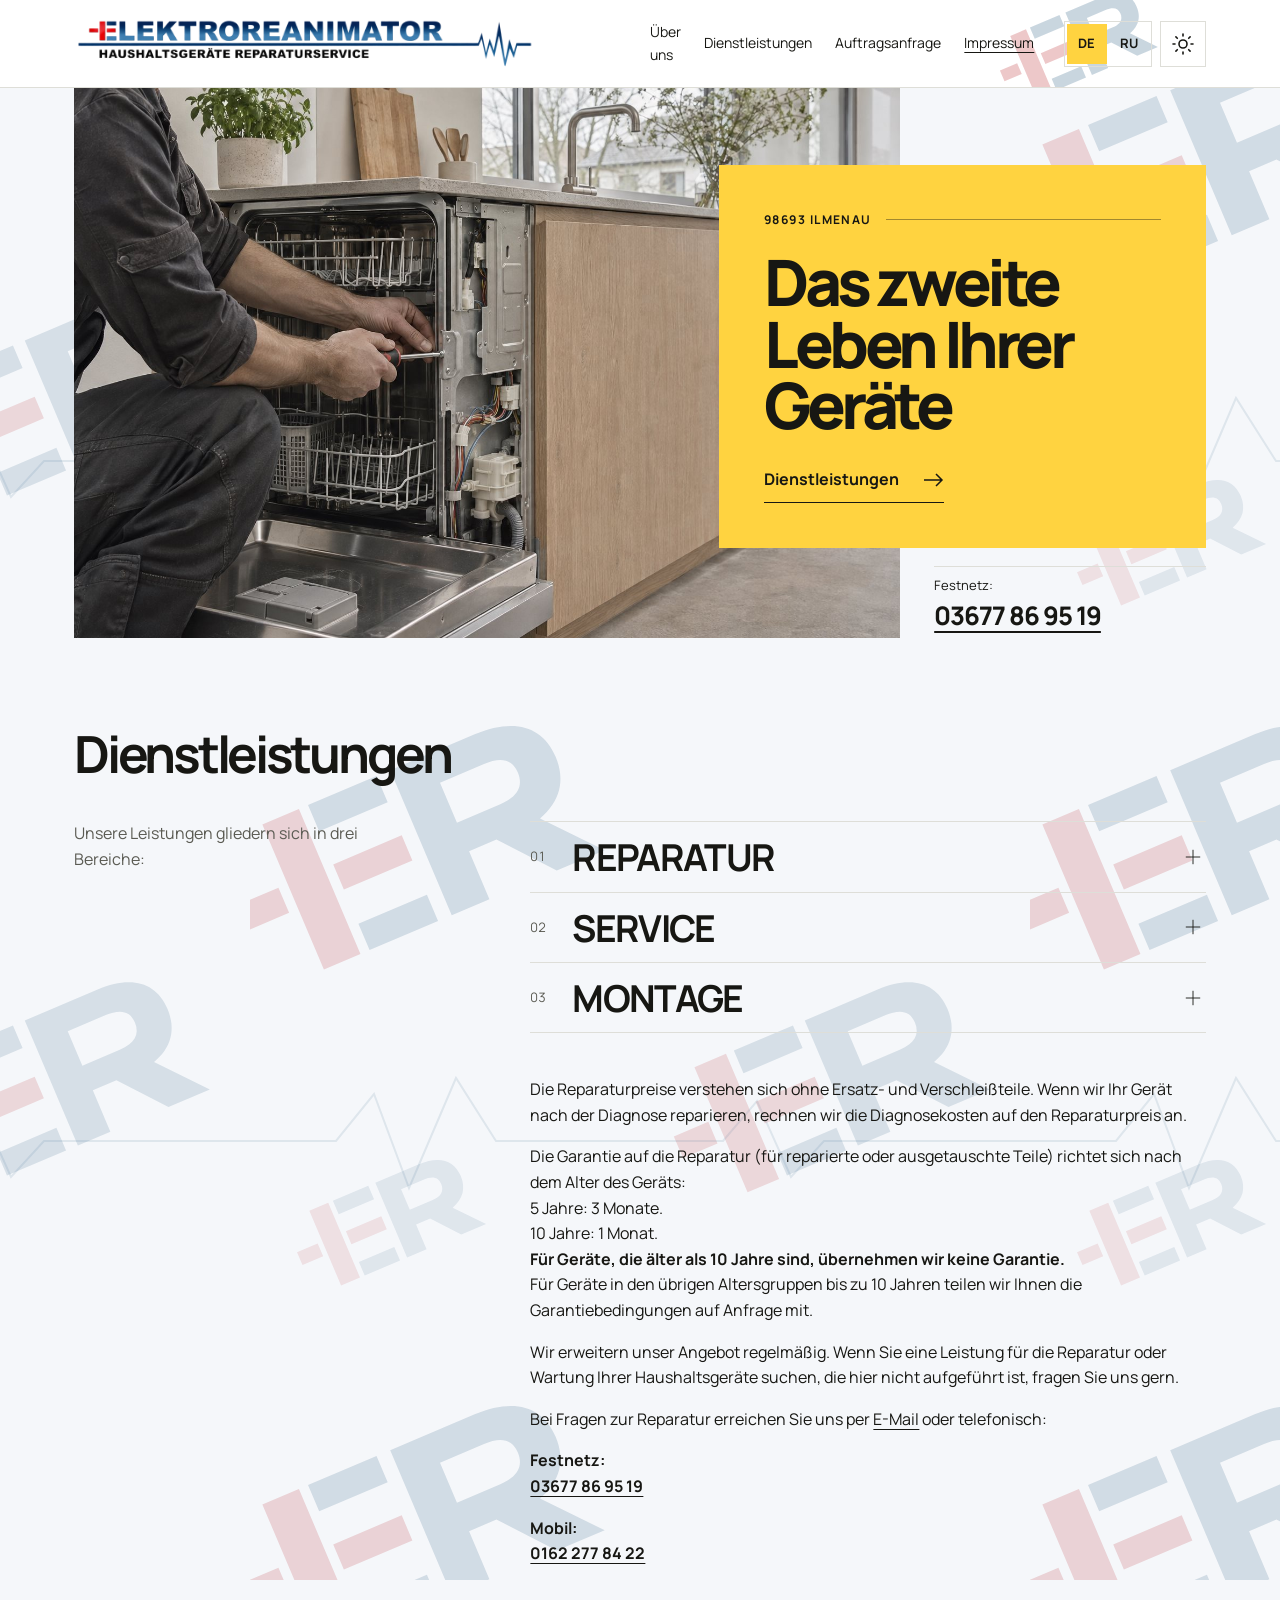
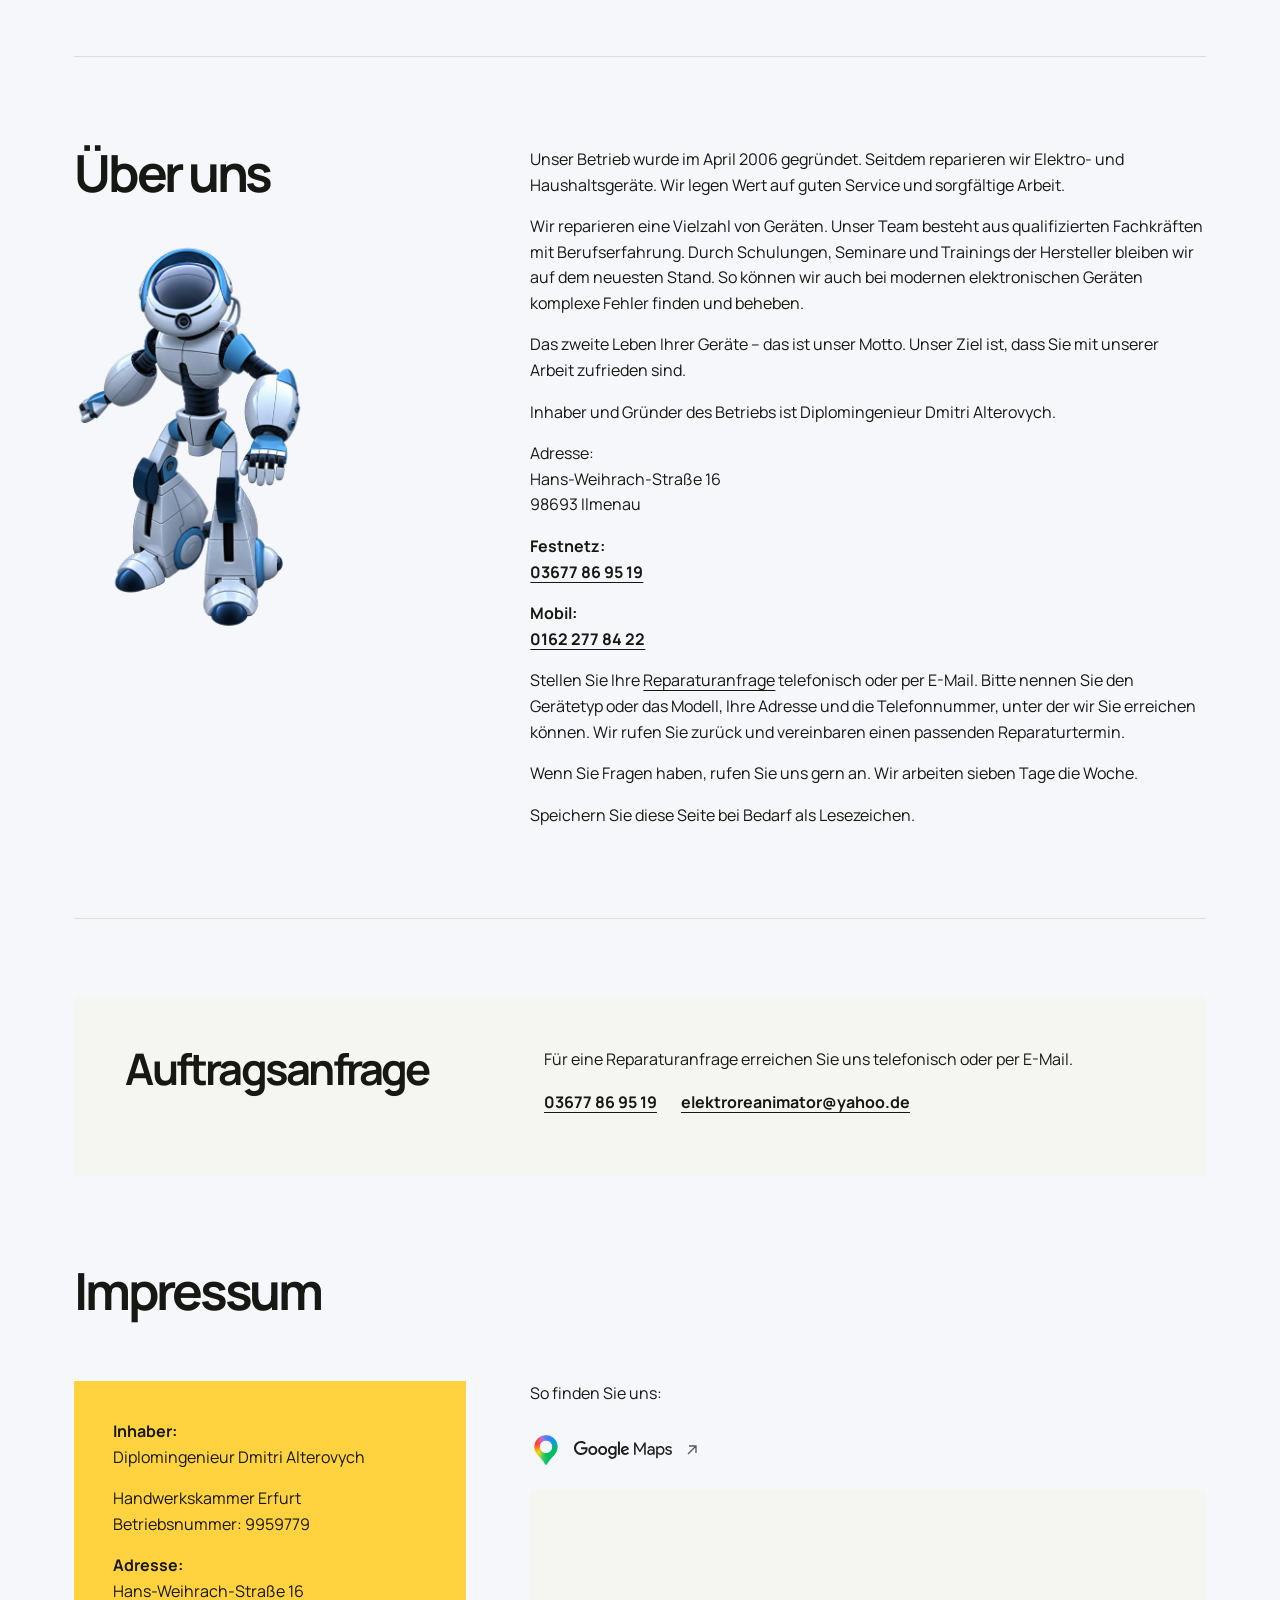
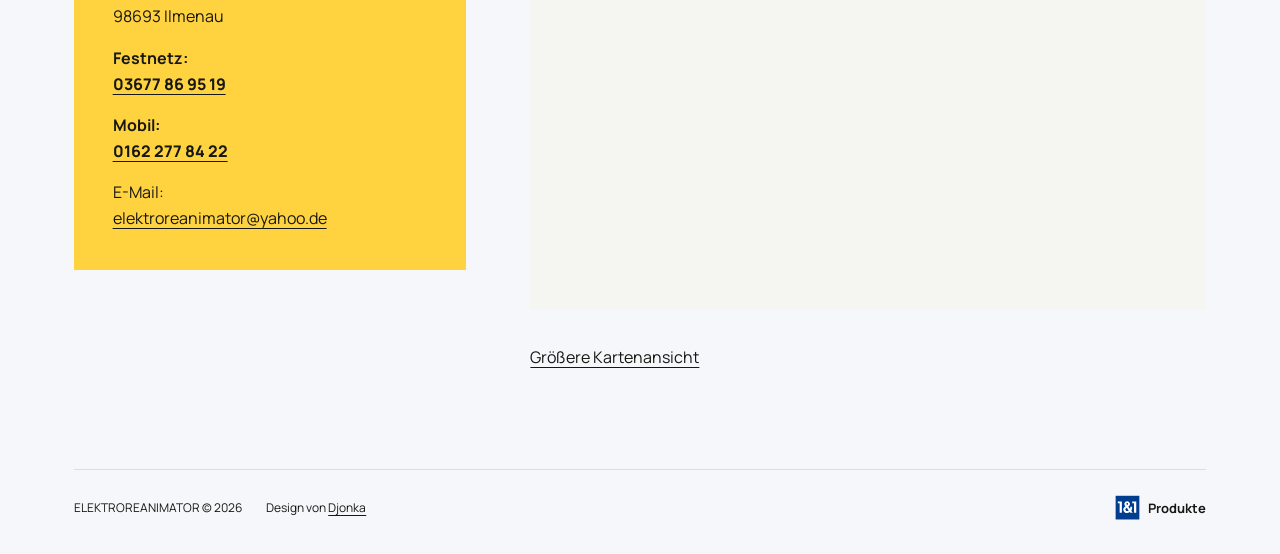
<file: index.htm>
<!doctype html>
<html lang="de">
<head>
  <meta charset="utf-8">
  <meta name="viewport" content="width=device-width, initial-scale=1">
  <meta http-equiv="refresh" content="0; url=index.html">
  <title>Elektroreanimator</title>
</head>
<body><a href="index.html">Elektroreanimator</a></body>
</html>
</file>
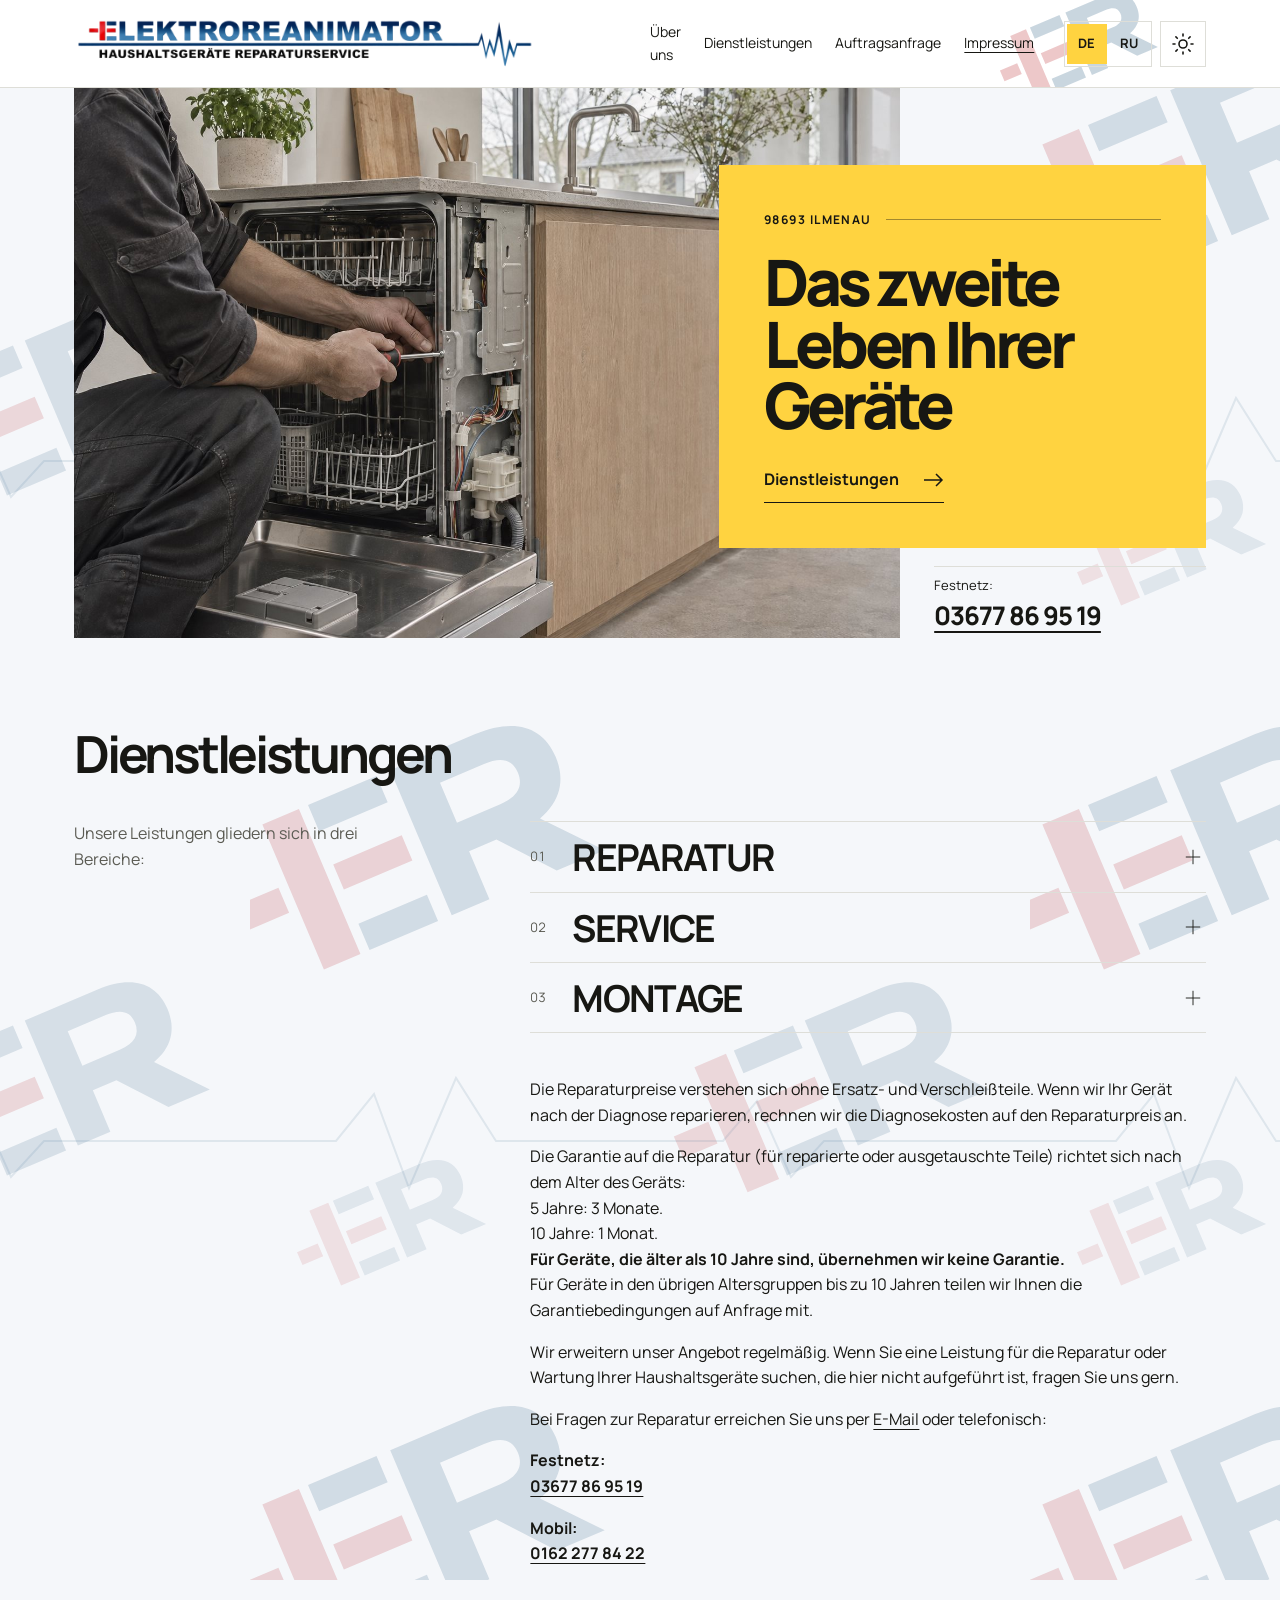
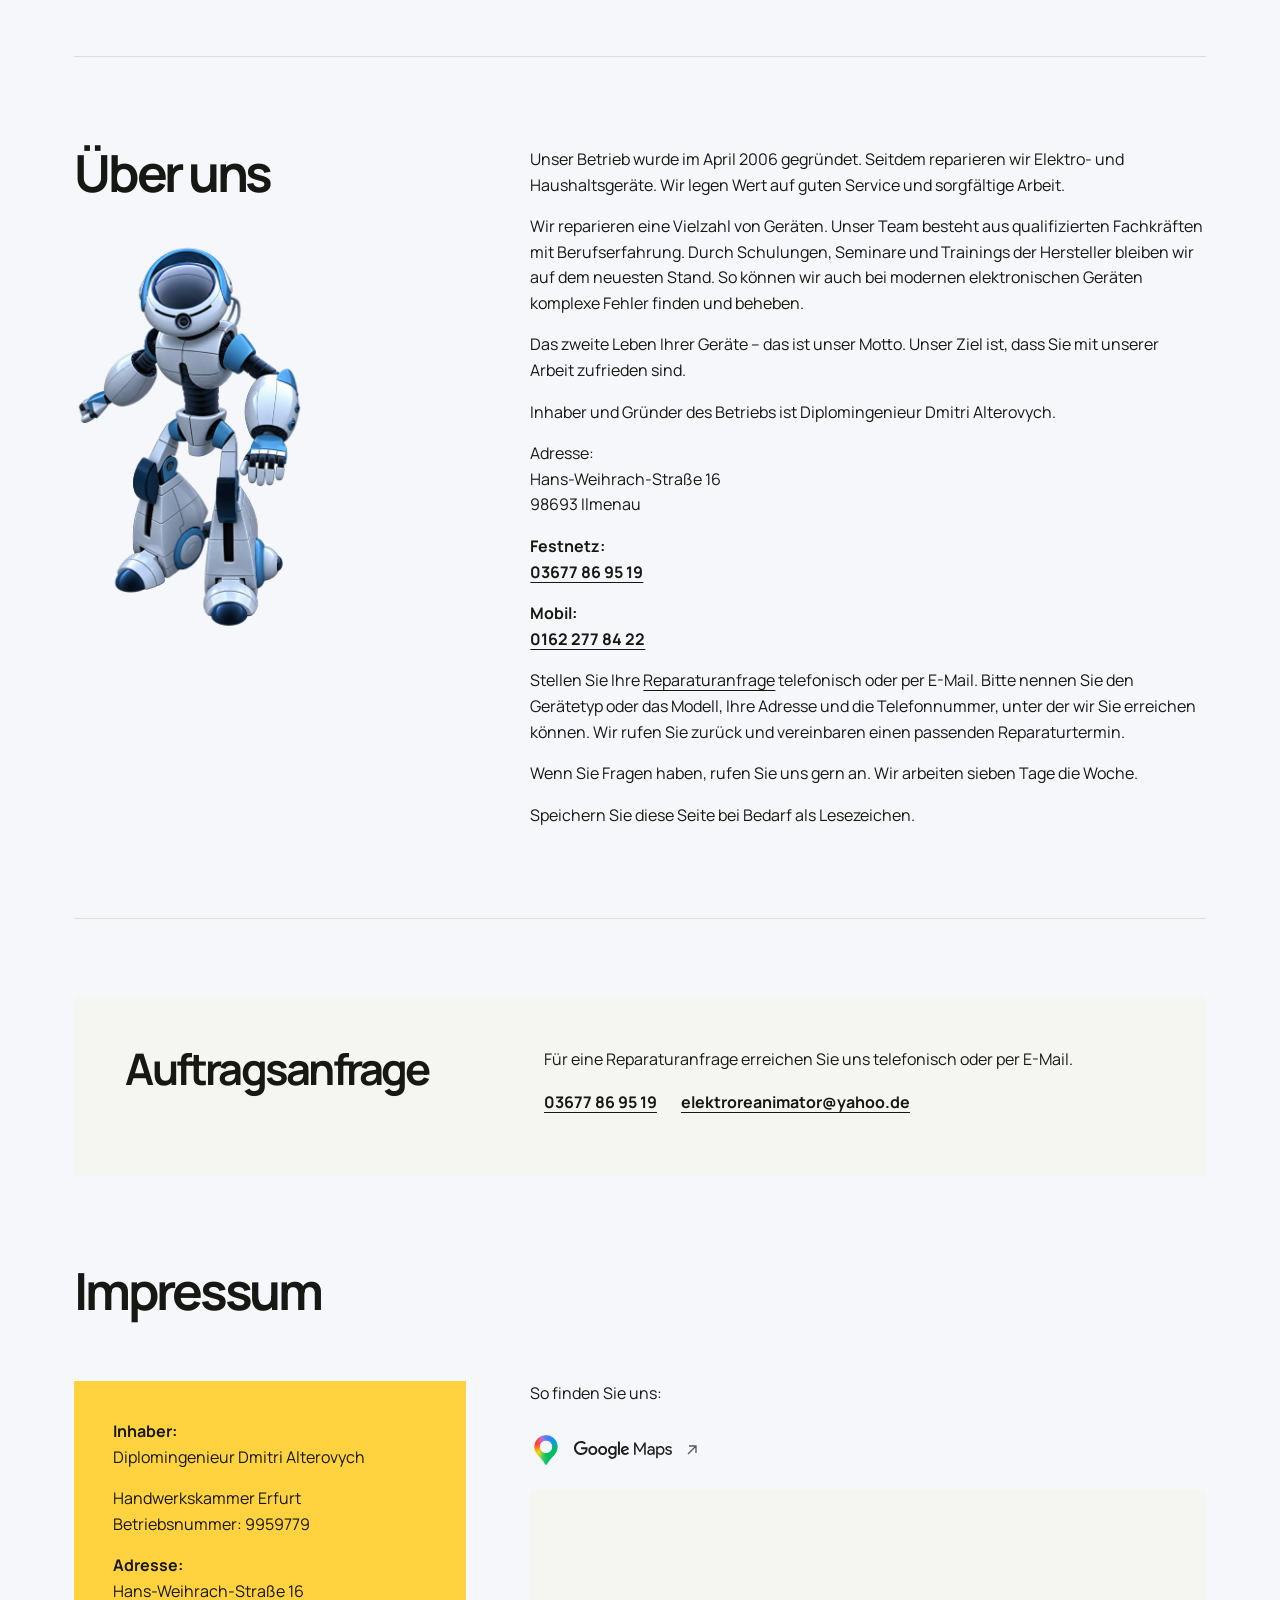
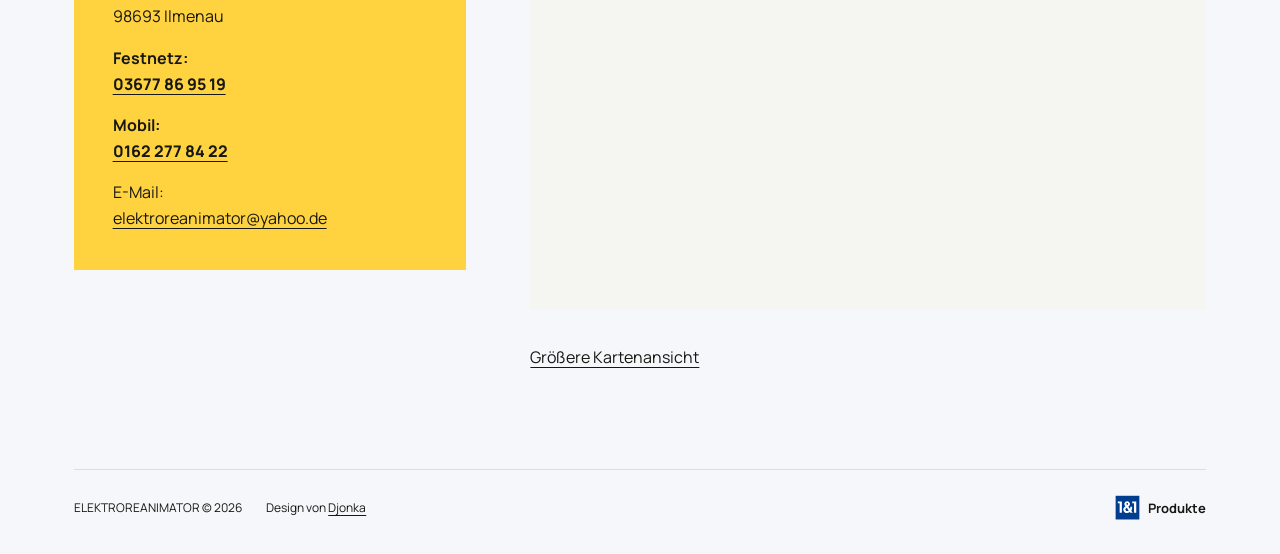
<file: index.html>
<!doctype html>
<html lang="de">
<head>
  <meta charset="utf-8">
  <meta name="viewport" content="width=device-width, initial-scale=1">
  <title>Elektroreanimator · Ilmenau</title>
  <script src="theme.js?v=9788b1c123"></script>
  <link rel="stylesheet" href="style.css?v=52d841a7eb">
  <link rel="icon" href="files/favicon.svg" type="image/svg+xml">
  <script src="background.js" defer></script>
</head>
<body>
<div class="frame">
  <header class="mast">
    <a class="wordmark" href="#start">
      <svg class="wordmark-image" width="2172" height="260" viewBox="0 258 2172 260" role="img" aria-label="Elektroreanimator – Haushaltsgeräte Reparaturservice">
        <defs>
          <image id="logo-artwork" width="2172" height="724" href="files/elektroreanimator-wordmark.png"/>
          <mask id="logo-mask" maskUnits="userSpaceOnUse" x="0" y="0" width="2172" height="724" mask-type="alpha">
            <use href="#logo-artwork"/>
          </mask>
          <filter id="night-logo" color-interpolation-filters="sRGB">
            <feComponentTransfer>
              <feFuncR type="linear" slope=".51" intercept=".48"/>
              <feFuncG type="linear" slope=".45" intercept=".54"/>
              <feFuncB type="linear" slope=".38" intercept=".61"/>
            </feComponentTransfer>
          </filter>
          <linearGradient id="logo-shine" x2="100%" y2="26%">
            <stop offset="0" stop-color="#f2f9ff" stop-opacity="0"/>
            <stop offset=".38" stop-color="#d5ecff" stop-opacity=".24"/>
            <stop offset=".53" stop-color="#f8fbff" stop-opacity=".88"/>
            <stop offset=".67" stop-color="#d5ecff" stop-opacity=".28"/>
            <stop offset="1" stop-color="#f2f9ff" stop-opacity="0"/>
          </linearGradient>
        </defs>
        <use class="logo-artwork" href="#logo-artwork"/>
        <g mask="url(#logo-mask)">
          <rect class="logo-sweep" x="-360" y="258" width="350" height="260" fill="url(#logo-shine)"/>
        </g>
      </svg>
    </a>
    <nav class="main-nav" aria-label="Navigation">
      <a href="#ueber-uns">Über uns</a>
      <a href="#dienstleistungen">Dienstleistungen</a>
      <a href="#anfrage">Auftragsanfrage</a>
      <a href="#impressum">Impressum</a>
    </nav>
    <div class="mast-controls">
      <nav class="languages" aria-label="Sprache">
        <a href="index.html" lang="de" hreflang="de" aria-current="page" aria-label="Deutsch">DE</a>
        <a href="ru.html" lang="ru" hreflang="ru" aria-label="Русский">RU</a>
      </nav>
      <button class="theme-toggle" type="button" aria-label="Dunkles Design" aria-pressed="false" hidden>
        <svg class="theme-sun" viewBox="0 0 24 24" fill="none" stroke="currentColor" stroke-width="1.6" stroke-linecap="round" aria-hidden="true">
          <circle cx="12" cy="12" r="4"/><path d="M12 2v2m0 16v2M2 12h2m16 0h2M4.9 4.9l1.4 1.4m11.4 11.4 1.4 1.4m0-14.2-1.4 1.4M6.3 17.7l-1.4 1.4"/>
        </svg>
        <svg class="theme-moon" viewBox="0 0 24 24" fill="none" stroke="currentColor" stroke-width="1.6" stroke-linejoin="round" aria-hidden="true">
          <path d="M20.9 14.1A9 9 0 0 1 9.9 3.1a9 9 0 1 0 11 11Z"/>
        </svg>
      </button>
    </div>
  </header>

  <main id="start">
    <section class="hero" aria-labelledby="title">
      <img class="hero-photo" src="files/geschirrspueler-reparatur-1536.jpg"
           srcset="files/geschirrspueler-reparatur-768.jpg 768w, files/geschirrspueler-reparatur-1536.jpg 1536w"
           sizes="(max-width: 760px) 89vw, (max-width: 1700px) 65vw, 1084px" width="1536" height="1024" alt="Reparatur eines Geschirrspülers in einer Küche" fetchpriority="high">
      <div class="hero-copy">
        <p class="locator">98693 Ilmenau</p>
        <h1 id="title"><span>Das zweite</span> <span>Leben Ihrer</span> <span>Geräte</span></h1>
        <a class="action" href="#dienstleistungen">Dienstleistungen <svg width="21" height="14" viewBox="0 0 21 14" fill="none" aria-hidden="true"><path d="M1 7h18m-6-6 6 6-6 6" stroke="currentColor" stroke-width="1.5"/></svg></a>
      </div>
      <div class="photo-note"><span>Festnetz:</span><a href="tel:+493677869519">03677 86 95 19</a></div>
    </section>

    <section class="section services" id="dienstleistungen" aria-labelledby="services-title">
      <h2 id="services-title">Dienstleistungen</h2>
      <article class="services-content" data-source="DE/dinstl.htm">
        <div class="services-intro"><p>Unsere Leistungen gliedern sich in drei Bereiche:</p></div>
        <div class="services-main">
          <details>
              <summary data-number="01"><strong>REPARATUR</strong><svg viewBox="0 0 20 20" fill="none" stroke="currentColor" aria-hidden="true"><path d="M2 10h16"/><path class="vertical" d="M10 2v16"/></svg></summary>
              <div class="service-copy prose"><p>Reparatur von Bürotechnik und kleinen Haushaltsgeräten (Kaffeemaschinen, 
Mikrowellen, Kopierer, Drucker …);<br>
Reparatur von Staubsaugern;<br>
Reparatur von Geschirrspülern;<br>
Reparatur von Waschmaschinen;<br>
Reparatur von Trocknern;<br>
Reparatur von Audio- und Videotechnik:<br>
 – Fernseher;<br>
 – Videokameras;<br>
 – DVD-Player;<br>
 – Musikcenter;<br>
 – Videorecorder und -player;<br>
 – Plasma- und LCD-Fernseher;<br>
Reparatur von Geräten für Satelliten- und Kabelfernsehen.</p></div>
            </details>
            <details>
              <summary data-number="02"><strong>SERVICE</strong><svg viewBox="0 0 20 20" fill="none" stroke="currentColor" aria-hidden="true"><path d="M2 10h16"/><path class="vertical" d="M10 2v16"/></svg></summary>
              <div class="service-copy prose"><p>Diagnose;<br>
Hausbesuch durch einen Techniker, nach Absprache auch am Tag der Auftragsannahme;<br>
Beratung und Unterstützung beim Kauf neuer Geräte;<br>
Hilfe beim Verkauf von Geräten.</p></div>
            </details>
            <details>
              <summary data-number="03"><strong>MONTAGE</strong><svg viewBox="0 0 20 20" fill="none" stroke="currentColor" aria-hidden="true"><path d="M2 10h16"/><path class="vertical" d="M10 2v16"/></svg></summary>
              <div class="service-copy prose"><p>Aufstellung und Anschluss von Waschmaschinen;<br>
Aufstellung und Anschluss von Geschirrspülern;<br>
Aufstellung und Anschluss von Trocknern;<br>
Aufstellung und Anschluss von Elektroherden;<br>
Anschluss von Computern (einschließlich Zubehör).</p></div>
            </details>
          <div class="service-terms prose">
            <p>Die Reparaturpreise verstehen sich ohne Ersatz- und Verschleißteile. Wenn wir Ihr Gerät nach der Diagnose reparieren, rechnen wir die Diagnosekosten auf den Reparaturpreis an.</p>
            <p>Die Garantie auf die Reparatur (für reparierte oder ausgetauschte Teile) richtet sich nach dem Alter des Geräts:<br>
              5 Jahre: 3 Monate.<br>
              10 Jahre: 1 Monat.<br>
              <strong>Für Geräte, die älter als 10 Jahre sind, übernehmen wir keine Garantie.</strong><br>
              Für Geräte in den übrigen Altersgruppen bis zu 10 Jahren teilen wir Ihnen die Garantiebedingungen auf Anfrage mit.
            </p>
            <p>Wir erweitern unser Angebot regelmäßig. Wenn Sie eine Leistung für die Reparatur oder Wartung Ihrer Haushaltsgeräte suchen, die hier nicht aufgeführt ist, fragen Sie uns gern.</p>
            <p>Bei Fragen zur Reparatur erreichen Sie uns per <a href="mailto:elektroreanimator@yahoo.de">E-Mail</a> oder telefonisch:</p>
            <p><strong>Festnetz:</strong><br>
              <strong><a class="phone" href="tel:+493677869519">03677 86 95 19</a></strong>
            </p>
            <p><strong>Mobil:</strong><br>
              <strong><a class="phone" href="tel:+491622778422">0162 277 84 22</a></strong>
            </p>
          </div>
        </div>
      </article>
    </section>

    <section class="section about" id="ueber-uns" aria-labelledby="about-title">
      <div class="about-heading">
        <h2 id="about-title">Über uns</h2>
        <figure class="about-figure">
          <svg class="robot-image" width="957" height="1644" viewBox="0 0 957 1644" aria-hidden="true">
            <defs>
              <image id="robot-artwork" width="957" height="1644" href="files/elektroreanimator-robot.png"/>
              <mask id="robot-mask" maskUnits="userSpaceOnUse" x="0" y="0" width="957" height="1644" mask-type="alpha">
                <use href="#robot-artwork"/>
              </mask>
              <linearGradient id="robot-shine" x2="0%" y2="100%">
                <stop offset="0" stop-color="#f2f9ff" stop-opacity="0"/>
                <stop offset=".51" stop-color="#e2f1ff" stop-opacity=".29"/>
                <stop offset="1" stop-color="#f2f9ff" stop-opacity="0"/>
              </linearGradient>
            </defs>
            <use href="#robot-artwork"/>
            <g mask="url(#robot-mask)">
              <rect class="robot-sweep" x="0" y="-370" width="957" height="360" fill="url(#robot-shine)"/>
            </g>
          </svg>
        </figure>
      </div>
      <article class="prose" data-source="DE/ueberuns.htm">
        <p>Unser Betrieb wurde im April 2006 gegründet. Seitdem reparieren wir Elektro- und Haushaltsgeräte. Wir legen Wert auf guten Service und sorgfältige Arbeit.</p>
        <p>Wir reparieren eine Vielzahl von Geräten. Unser Team besteht aus qualifizierten Fachkräften mit Berufserfahrung. Durch Schulungen, Seminare und Trainings der Hersteller bleiben wir auf dem neuesten Stand. So können wir auch bei modernen elektronischen Geräten komplexe Fehler finden und beheben.</p>
        <p>Das zweite Leben Ihrer Geräte – das ist unser Motto. Unser Ziel ist, dass Sie mit unserer Arbeit zufrieden sind.</p>
        <p>Inhaber und Gründer des Betriebs ist Diplomingenieur Dmitri Alterovych.</p>
<p>Adresse: <br>
Hans-Weihrach-Straße 16<br>
98693 Ilmenau</p>
<p><strong>Festnetz:</strong><br>
<strong><a class="phone" href="tel:+493677869519">03677 86 95 19</a></strong></p>
<p><strong>Mobil:</strong><br>
<strong><a class="phone" href="tel:+491622778422">0162 277 84 22</a></strong></p>
        <p>Stellen Sie Ihre <a href="#anfrage">Reparaturanfrage</a> telefonisch oder per E-Mail. Bitte nennen Sie den Gerätetyp oder das Modell, Ihre Adresse und die Telefonnummer, unter der wir Sie erreichen können. Wir rufen Sie zurück und vereinbaren einen passenden Reparaturtermin.</p>
        <p>Wenn Sie Fragen haben, rufen Sie uns gern an. Wir arbeiten sieben Tage die Woche.</p>
        <p>Speichern Sie diese Seite bei Bedarf als Lesezeichen.</p>
      </article>
    </section>

    <section class="section request" id="anfrage" aria-labelledby="request-title">
      <h2 id="request-title">Auftragsanfrage</h2>
      <div class="prose">
        <p>Für eine Reparaturanfrage erreichen Sie uns telefonisch oder per E-Mail.</p>
        <div class="request-links"><a href="tel:+493677869519">03677 86 95 19</a><a href="mailto:elektroreanimator@yahoo.de">elektroreanimator@yahoo.de</a></div>
      </div>
    </section>

    <section class="section contact" id="impressum" aria-labelledby="contact-title">
      <h2 id="contact-title">Impressum</h2>
      <article class="contact-body" data-source="DE/impressium_de.htm">
        <div class="contact-pane">
          <div class="prose">
            <p><strong>Inhaber:</strong><br>
Diplomingenieur Dmitri Alterovych</p>
<p>Handwerkskammer Erfurt<br>
Betriebsnummer: 9959779</p>
<p><strong>Adresse:</strong><br>
Hans-Weihrach-Straße 16<br>
98693 Ilmenau</p>
<p><strong>
Festnetz:</strong><br>
<strong><a class="phone" href="tel:+493677869519">03677 86 95 19</a></strong></p>
<p><strong>Mobil:</strong><br>
<strong><a class="phone" href="tel:+491622778422">0162 277 84 22</a></strong></p>
<p>E-Mail:<br>
<a href="mailto:elektroreanimator@yahoo.de">elektroreanimator@yahoo.de</a></p>
          </div>
        </div>
        <div class="directions prose">
          <p>So finden Sie uns:</p>
          <p>
<a href="https://maps.google.de/maps?f=l&amp;hl=de&amp;geocode=&amp;q=Hans-Weihrach-Strasse+16,&amp;ie=UTF8&amp;near=98693&amp;ll=50.680525,10.924358&amp;spn=0.009749,0.018883&amp;z=16" class="map-mark" target="_blank" rel="noopener">
  <img class="map-mark-pin" src="files/google-maps-pin.png" width="32" height="32" alt="" loading="lazy">
  <img class="map-logo-light" src="files/google-maps-light.svg" width="98" height="18" alt="Google Maps" loading="lazy">
  <img class="map-logo-dark" src="files/google-maps-dark.svg" width="98" height="18" alt="Google Maps" loading="lazy">
  <svg class="map-mark-arrow" width="16" height="16" viewBox="0 0 16 16" fill="none" stroke="currentColor" stroke-width="1.35" aria-hidden="true">
    <path d="M4 12 12 4M5 4h7v7"/>
  </svg>
</a></p>
<p>
<iframe src="https://maps.google.com/maps?q=Hans-Weihrach-Stra%C3%9Fe%2016%2C%2098693%20Ilmenau&amp;output=embed" title="So finden Sie uns" width="600" height="450" loading="lazy" referrerpolicy="no-referrer"></iframe><br><a href="https://maps.google.de/maps?f=l&amp;hl=de&amp;geocode=&amp;q=Hans-Weihrach-Strasse+16,&amp;ie=UTF8&amp;near=98693&amp;mrt=kmlkmz&amp;ll=50.688628,10.924358&amp;spn=0.032626,0.051498&amp;z=13&amp;iwloc=A&amp;source=embed" class="map-link" target="_blank" rel="noopener">Größere Kartenansicht</a></p>
        </div>
      </article>
    </section>
  </main>

  <footer class="footer">
    <span>ELEKTROREANIMATOR © 2026</span>
    <span lang="de">Design von <a href="mailto:djonka_i@yahoo.com">Djonka</a></span>
    <a class="partner" href="http://www.profiseller.de/shop1/index.php3?ps_id=p8905449" target="_blank" rel="noopener">
      <img class="partner-mark" src="files/1und1.svg" width="25" height="25" alt="1&amp;1" loading="lazy">
      <span class="partner-label" lang="de">Produkte</span>
    </a>
  </footer>
</div>
</body>
</html>
</file>
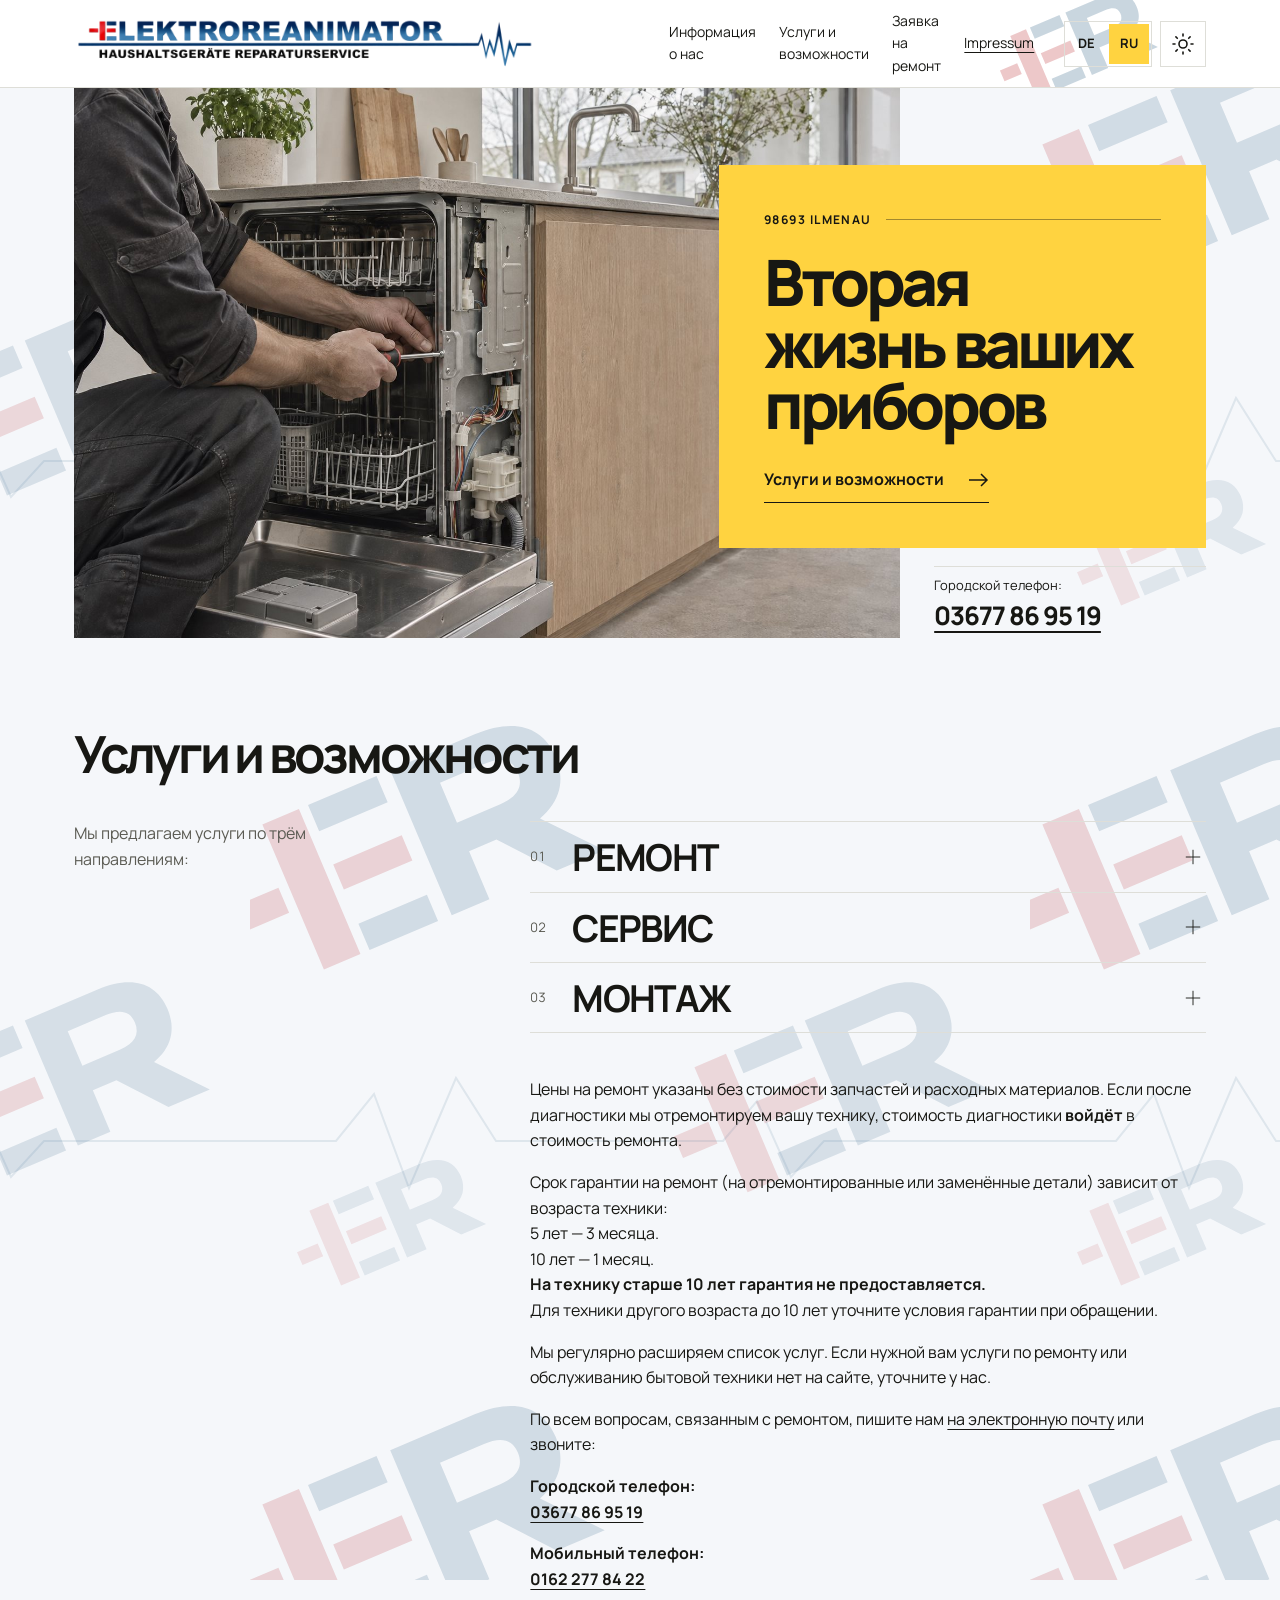
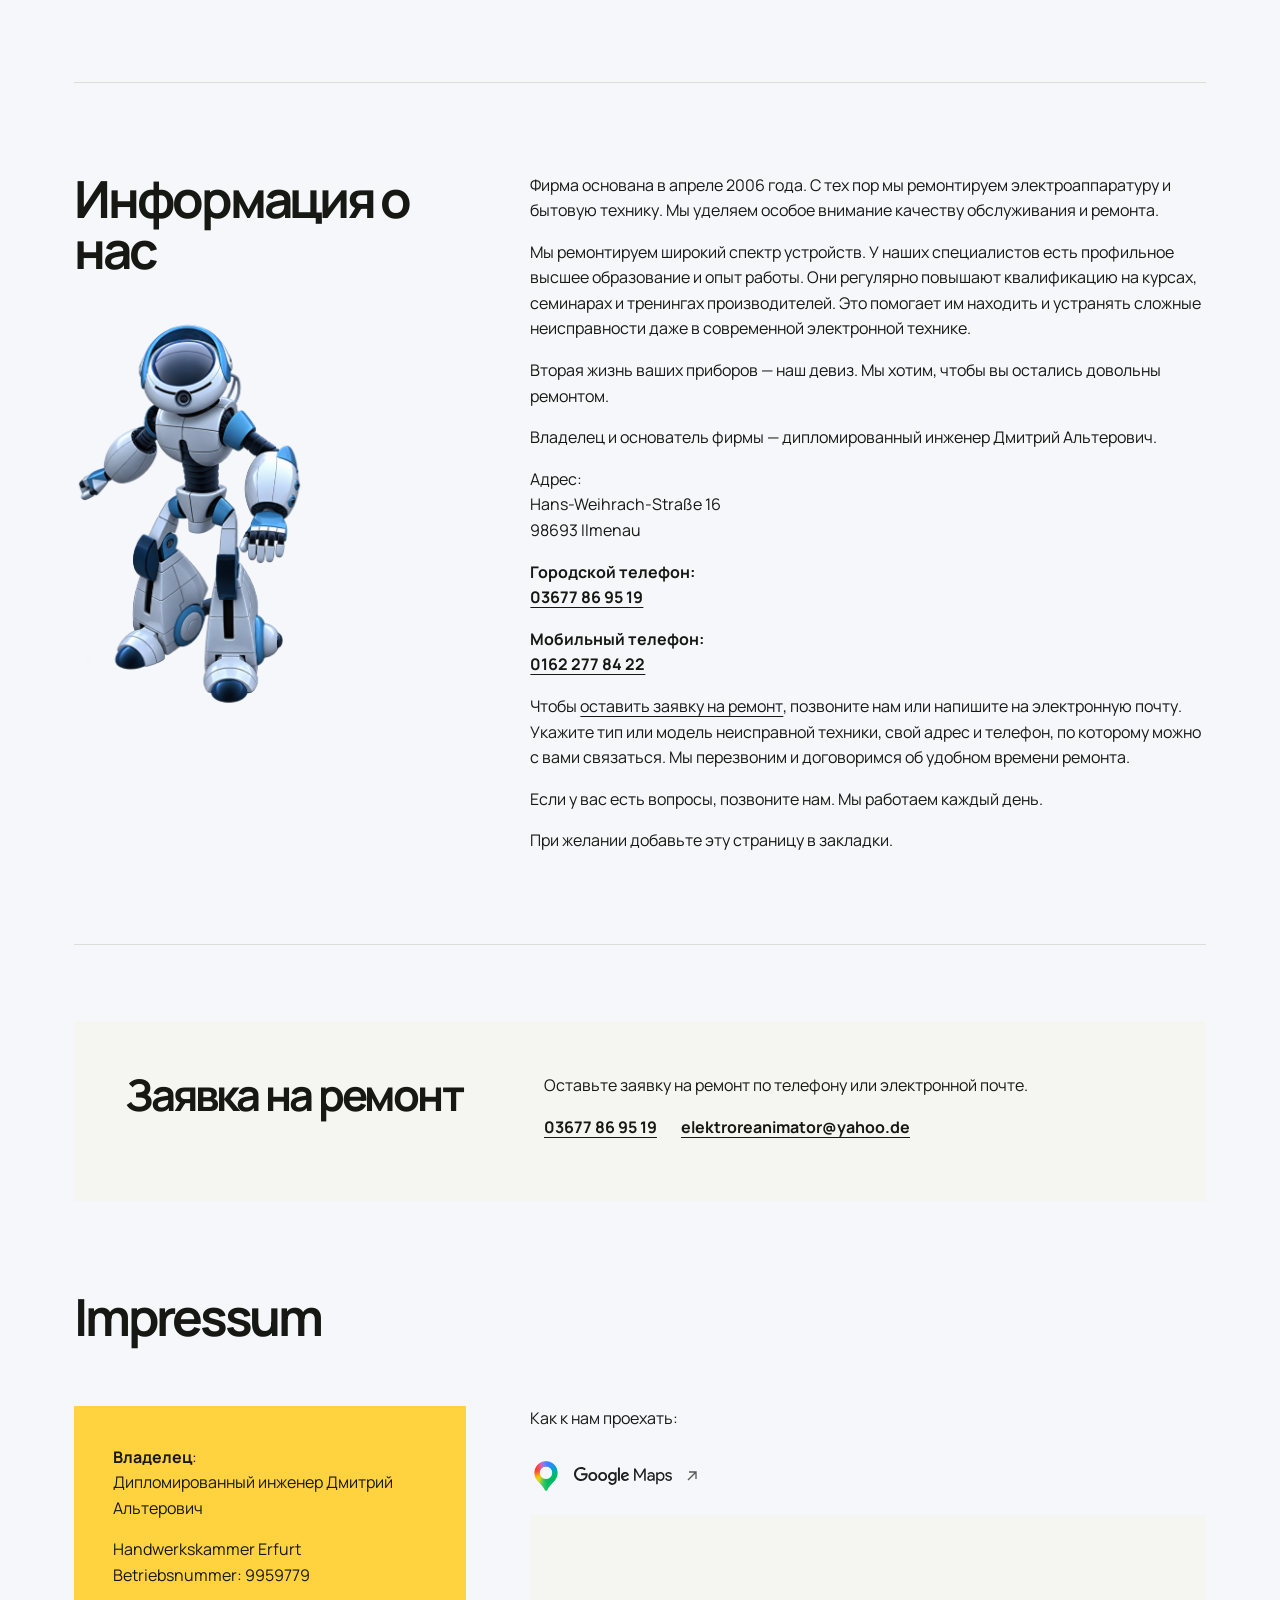
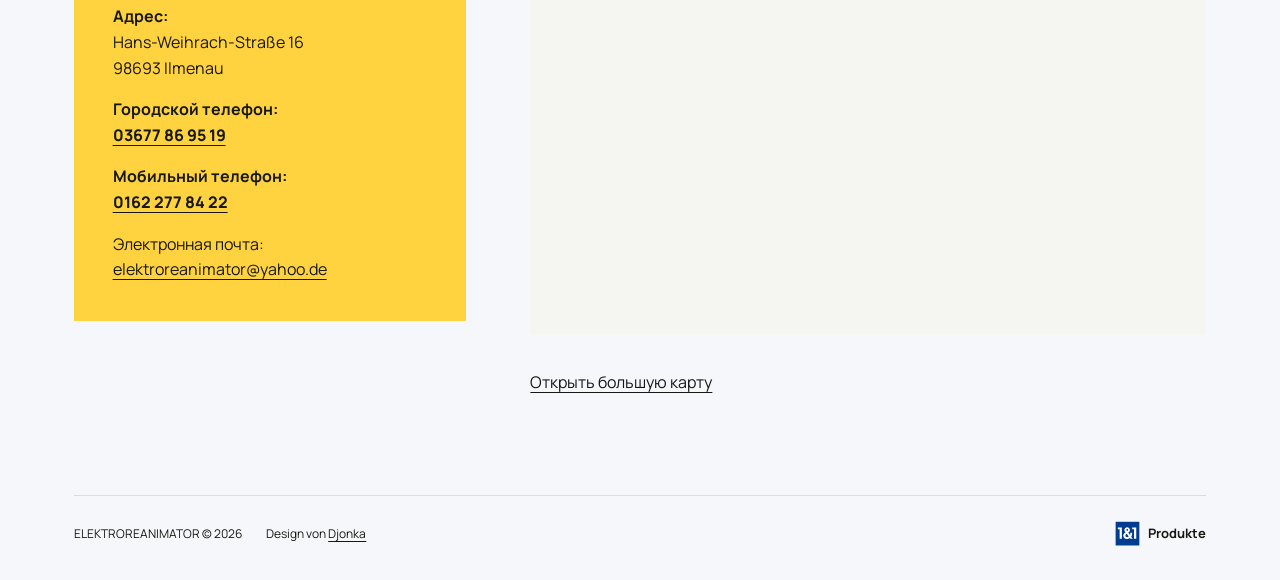
<file: ru.html>
<!doctype html>
<html lang="ru">
<head>
  <meta charset="utf-8">
  <meta name="viewport" content="width=device-width, initial-scale=1">
  <title>Elektroreanimator · Ilmenau</title>
  <script src="theme.js?v=9788b1c123"></script>
  <link rel="stylesheet" href="style.css?v=52d841a7eb">
  <link rel="icon" href="files/favicon.svg" type="image/svg+xml">
  <script src="background.js" defer></script>
</head>
<body>
<div class="frame">
  <header class="mast">
    <a class="wordmark" href="#start">
      <svg class="wordmark-image" width="2172" height="260" viewBox="0 258 2172 260" role="img" aria-label="Elektroreanimator – Haushaltsgeräte Reparaturservice">
        <defs>
          <image id="logo-artwork" width="2172" height="724" href="files/elektroreanimator-wordmark.png"/>
          <mask id="logo-mask" maskUnits="userSpaceOnUse" x="0" y="0" width="2172" height="724" mask-type="alpha">
            <use href="#logo-artwork"/>
          </mask>
          <filter id="night-logo" color-interpolation-filters="sRGB">
            <feComponentTransfer>
              <feFuncR type="linear" slope=".51" intercept=".48"/>
              <feFuncG type="linear" slope=".45" intercept=".54"/>
              <feFuncB type="linear" slope=".38" intercept=".61"/>
            </feComponentTransfer>
          </filter>
          <linearGradient id="logo-shine" x2="100%" y2="26%">
            <stop offset="0" stop-color="#f2f9ff" stop-opacity="0"/>
            <stop offset=".38" stop-color="#d5ecff" stop-opacity=".24"/>
            <stop offset=".53" stop-color="#f8fbff" stop-opacity=".88"/>
            <stop offset=".67" stop-color="#d5ecff" stop-opacity=".28"/>
            <stop offset="1" stop-color="#f2f9ff" stop-opacity="0"/>
          </linearGradient>
        </defs>
        <use class="logo-artwork" href="#logo-artwork"/>
        <g mask="url(#logo-mask)">
          <rect class="logo-sweep" x="-360" y="258" width="350" height="260" fill="url(#logo-shine)"/>
        </g>
      </svg>
    </a>
    <nav class="main-nav" aria-label="Навигация">
      <a href="#ueber-uns">Информация о нас</a>
      <a href="#dienstleistungen">Услуги и возможности</a>
      <a href="#anfrage">Заявка на ремонт</a>
      <a href="#impressum">Impressum</a>
    </nav>
    <div class="mast-controls">
      <nav class="languages" aria-label="Язык">
        <a href="index.html" lang="de" hreflang="de" aria-label="Deutsch">DE</a>
        <a href="ru.html" lang="ru" hreflang="ru" aria-current="page" aria-label="Русский">RU</a>
      </nav>
      <button class="theme-toggle" type="button" aria-label="Тёмная тема" aria-pressed="false" hidden>
        <svg class="theme-sun" viewBox="0 0 24 24" fill="none" stroke="currentColor" stroke-width="1.6" stroke-linecap="round" aria-hidden="true">
          <circle cx="12" cy="12" r="4"/><path d="M12 2v2m0 16v2M2 12h2m16 0h2M4.9 4.9l1.4 1.4m11.4 11.4 1.4 1.4m0-14.2-1.4 1.4M6.3 17.7l-1.4 1.4"/>
        </svg>
        <svg class="theme-moon" viewBox="0 0 24 24" fill="none" stroke="currentColor" stroke-width="1.6" stroke-linejoin="round" aria-hidden="true">
          <path d="M20.9 14.1A9 9 0 0 1 9.9 3.1a9 9 0 1 0 11 11Z"/>
        </svg>
      </button>
    </div>
  </header>

  <main id="start">
    <section class="hero" aria-labelledby="title">
      <img class="hero-photo" src="files/geschirrspueler-reparatur-1536.jpg"
           srcset="files/geschirrspueler-reparatur-768.jpg 768w, files/geschirrspueler-reparatur-1536.jpg 1536w"
           sizes="(max-width: 760px) 89vw, (max-width: 1700px) 65vw, 1084px" width="1536" height="1024" alt="Ремонт посудомоечной машины на кухне" fetchpriority="high">
      <div class="hero-copy">
        <p class="locator">98693 Ilmenau</p>
        <h1 id="title"><span>Вторая</span> <span>жизнь ваших</span> <span>приборов</span></h1>
        <a class="action" href="#dienstleistungen">Услуги и возможности <svg width="21" height="14" viewBox="0 0 21 14" fill="none" aria-hidden="true"><path d="M1 7h18m-6-6 6 6-6 6" stroke="currentColor" stroke-width="1.5"/></svg></a>
      </div>
      <div class="photo-note"><span>Городской телефон:</span><a href="tel:+493677869519">03677 86 95 19</a></div>
    </section>

    <section class="section services" id="dienstleistungen" aria-labelledby="services-title">
      <h2 id="services-title">Услуги и возможности</h2>
      <article class="services-content" data-source="RU/uslugi.htm">
        <div class="services-intro"><p>Мы предлагаем услуги по трём направлениям:</p></div>
        <div class="services-main">
          <details>
              <summary data-number="01"><strong>РЕМОНТ</strong><svg viewBox="0 0 20 20" fill="none" stroke="currentColor" aria-hidden="true"><path d="M2 10h16"/><path class="vertical" d="M10 2v16"/></svg></summary>
              <div class="service-copy prose"><p>Ремонт офисной и мелкой бытовой техники (кофеварок, микроволновых печей, копировальных аппаратов, принтеров и другой техники);<br>
Ремонт пылесосов;<br>
Ремонт посудомоечных машин;<br>
Ремонт стиральных машин;<br>
Ремонт сушильных машин;<br>
Ремонт аудио- и видеотехники:<br>
   — телевизоров;<br>
   — видеокамер;<br>
   — DVD-плееров;<br>
   — музыкальных центров;<br>
   — видеомагнитофонов и плееров;<br>
   — плазменных панелей и ЖК-телевизоров;<br>
Ремонт оборудования для спутникового и кабельного телевидения.</p></div>
            </details>
            <details>
              <summary data-number="02"><strong>СЕРВИС</strong><svg viewBox="0 0 20 20" fill="none" stroke="currentColor" aria-hidden="true"><path d="M2 10h16"/><path class="vertical" d="M10 2v16"/></svg></summary>
              <div class="service-copy prose"><p>Диагностика;<br>
Выезд мастера на дом, по договорённости — в день принятия заказа;<br>
Консультации и помощь в приобретении техники;<br>
Помощь в продаже техники.</p></div>
            </details>
            <details>
              <summary data-number="03"><strong>МОНТАЖ</strong><svg viewBox="0 0 20 20" fill="none" stroke="currentColor" aria-hidden="true"><path d="M2 10h16"/><path class="vertical" d="M10 2v16"/></svg></summary>
              <div class="service-copy prose"><p>Установка и подключение стиральных машин;<br>
Установка и подключение посудомоечных машин;<br>
Установка и подключение сушильных машин;<br>
Установка и подключение электрических кухонных плит;<br>
Подключение компьютеров и периферии.</p></div>
            </details>
          <div class="service-terms prose">
            <p>Цены на ремонт указаны без стоимости запчастей и расходных материалов. Если после диагностики мы отремонтируем вашу технику, стоимость диагностики <strong>войдёт</strong> в стоимость ремонта.</p>
            <p>Срок гарантии на ремонт (на отремонтированные или заменённые детали) зависит от возраста техники:<br>
              5 лет — 3 месяца.<br>
              10 лет — 1 месяц.<br>
              <strong>На технику старше 10 лет гарантия не предоставляется.</strong><br>
              Для техники другого возраста до 10 лет уточните условия гарантии при обращении.
            </p>
            <p>Мы регулярно расширяем список услуг. Если нужной вам услуги по ремонту или обслуживанию бытовой техники нет на сайте, уточните у нас.</p>
            <p>По всем вопросам, связанным с ремонтом, пишите нам <a href="mailto:elektroreanimator@yahoo.de">на электронную почту</a> или звоните:</p>
            <p><strong>Городской телефон:</strong><br>
              <strong><a class="phone" href="tel:+493677869519">03677 86 95 19</a></strong>
            </p>
            <p><strong>Мобильный телефон:</strong><br>
              <strong><a class="phone" href="tel:+491622778422">0162 277 84 22</a></strong>
            </p>
          </div>
        </div>
      </article>
    </section>

    <section class="section about" id="ueber-uns" aria-labelledby="about-title">
      <div class="about-heading">
        <h2 id="about-title">Информация о нас</h2>
        <figure class="about-figure">
          <svg class="robot-image" width="957" height="1644" viewBox="0 0 957 1644" aria-hidden="true">
            <defs>
              <image id="robot-artwork" width="957" height="1644" href="files/elektroreanimator-robot.png"/>
              <mask id="robot-mask" maskUnits="userSpaceOnUse" x="0" y="0" width="957" height="1644" mask-type="alpha">
                <use href="#robot-artwork"/>
              </mask>
              <linearGradient id="robot-shine" x2="0%" y2="100%">
                <stop offset="0" stop-color="#f2f9ff" stop-opacity="0"/>
                <stop offset=".51" stop-color="#e2f1ff" stop-opacity=".29"/>
                <stop offset="1" stop-color="#f2f9ff" stop-opacity="0"/>
              </linearGradient>
            </defs>
            <use href="#robot-artwork"/>
            <g mask="url(#robot-mask)">
              <rect class="robot-sweep" x="0" y="-370" width="957" height="360" fill="url(#robot-shine)"/>
            </g>
          </svg>
        </figure>
      </div>
      <article class="prose" data-source="RU/o nas.htm">
        <p>Фирма основана в апреле 2006 года. С тех пор мы ремонтируем электроаппаратуру и бытовую технику. Мы уделяем особое внимание качеству обслуживания и ремонта.</p>
        <p>Мы ремонтируем широкий спектр устройств. У наших специалистов есть профильное высшее образование и опыт работы. Они регулярно повышают квалификацию на курсах, семинарах и тренингах производителей. Это помогает им находить и устранять сложные неисправности даже в современной электронной технике.</p>
        <p>Вторая жизнь ваших приборов — наш девиз. Мы хотим, чтобы вы остались довольны ремонтом.</p>
        <p>Владелец и основатель фирмы — дипломированный инженер Дмитрий Альтерович.</p>
<p>Адрес: <br>
Hans-Weihrach-Straße 16<br>
98693 Ilmenau</p>
<p><strong>Городской телефон:</strong><br>
<strong><a class="phone" href="tel:+493677869519">03677 86 95 19</a></strong></p>
<p><strong>Мобильный телефон:</strong><br>
<strong><a class="phone" href="tel:+491622778422">0162 277 84 22</a></strong></p>
        <p>Чтобы <a href="#anfrage">оставить заявку на ремонт</a>, позвоните нам или напишите на электронную почту. Укажите тип или модель неисправной техники, свой адрес и телефон, по которому можно с вами связаться. Мы перезвоним и договоримся об удобном времени ремонта.</p>
        <p>Если у вас есть вопросы, позвоните нам. Мы работаем каждый день.</p>
        <p>При желании добавьте эту страницу в закладки.</p>
      </article>
    </section>

    <section class="section request" id="anfrage" aria-labelledby="request-title">
      <h2 id="request-title">Заявка на ремонт</h2>
      <div class="prose">
        <p>Оставьте заявку на ремонт по телефону или электронной почте.</p>
        <div class="request-links"><a href="tel:+493677869519">03677 86 95 19</a><a href="mailto:elektroreanimator@yahoo.de">elektroreanimator@yahoo.de</a></div>
      </div>
    </section>

    <section class="section contact" id="impressum" aria-labelledby="contact-title">
      <h2 id="contact-title">Impressum</h2>
      <article class="contact-body" data-source="RU/impressium_ru.htm">
        <div class="contact-pane">
          <div class="prose">
            <p><strong>Владелец</strong>:<br>
Дипломированный инженер Дмитрий Альтерович</p>
<p>Handwerkskammer Erfurt<br>
Betriebsnummer: 9959779</p>
<p><strong>Адрес: </strong><br>
Hans-Weihrach-Straße 16<br>
98693 Ilmenau</p>
<p><strong>Городской телефон:</strong><br>
<strong><a class="phone" href="tel:+493677869519">03677 86 95 19</a></strong></p>
<p><strong>Мобильный телефон:</strong><br>
<strong><a class="phone" href="tel:+491622778422">0162 277 84 22</a></strong></p>
<p>Электронная почта:<br>
<a href="mailto:elektroreanimator@yahoo.de">elektroreanimator@yahoo.de</a></p>
          </div>
        </div>
        <div class="directions prose">
          <p>Как к нам проехать:</p>
          <p>
<a href="https://maps.google.de/maps?f=l&amp;hl=de&amp;geocode=&amp;q=Hans-Weihrach-Strasse+16,&amp;ie=UTF8&amp;near=98693&amp;ll=50.680525,10.924358&amp;spn=0.009749,0.018883&amp;z=16" class="map-mark" target="_blank" rel="noopener">
  <img class="map-mark-pin" src="files/google-maps-pin.png" width="32" height="32" alt="" loading="lazy">
  <img class="map-logo-light" src="files/google-maps-light.svg" width="98" height="18" alt="Google Maps" loading="lazy">
  <img class="map-logo-dark" src="files/google-maps-dark.svg" width="98" height="18" alt="Google Maps" loading="lazy">
  <svg class="map-mark-arrow" width="16" height="16" viewBox="0 0 16 16" fill="none" stroke="currentColor" stroke-width="1.35" aria-hidden="true">
    <path d="M4 12 12 4M5 4h7v7"/>
  </svg>
</a></p>
<p>
<iframe src="https://maps.google.com/maps?q=Hans-Weihrach-Stra%C3%9Fe%2016%2C%2098693%20Ilmenau&amp;output=embed" title="Как к нам проехать" width="600" height="450" loading="lazy" referrerpolicy="no-referrer"></iframe><br><a href="https://maps.google.de/maps?f=l&amp;hl=de&amp;geocode=&amp;q=Hans-Weihrach-Strasse+16,&amp;ie=UTF8&amp;near=98693&amp;mrt=kmlkmz&amp;ll=50.688628,10.924358&amp;spn=0.032626,0.051498&amp;z=13&amp;iwloc=A&amp;source=embed" class="map-link" target="_blank" rel="noopener">Открыть большую карту</a></p>
        </div>
      </article>
    </section>
  </main>

  <footer class="footer">
    <span>ELEKTROREANIMATOR © 2026</span>
    <span lang="de">Design von <a href="mailto:djonka_i@yahoo.com">Djonka</a></span>
    <a class="partner" href="http://www.profiseller.de/shop1/index.php3?ps_id=p8905449" target="_blank" rel="noopener">
      <img class="partner-mark" src="files/1und1.svg" width="25" height="25" alt="1&amp;1" loading="lazy">
      <span class="partner-label" lang="de">Produkte</span>
    </a>
  </footer>
</div>
</body>
</html>
</file>
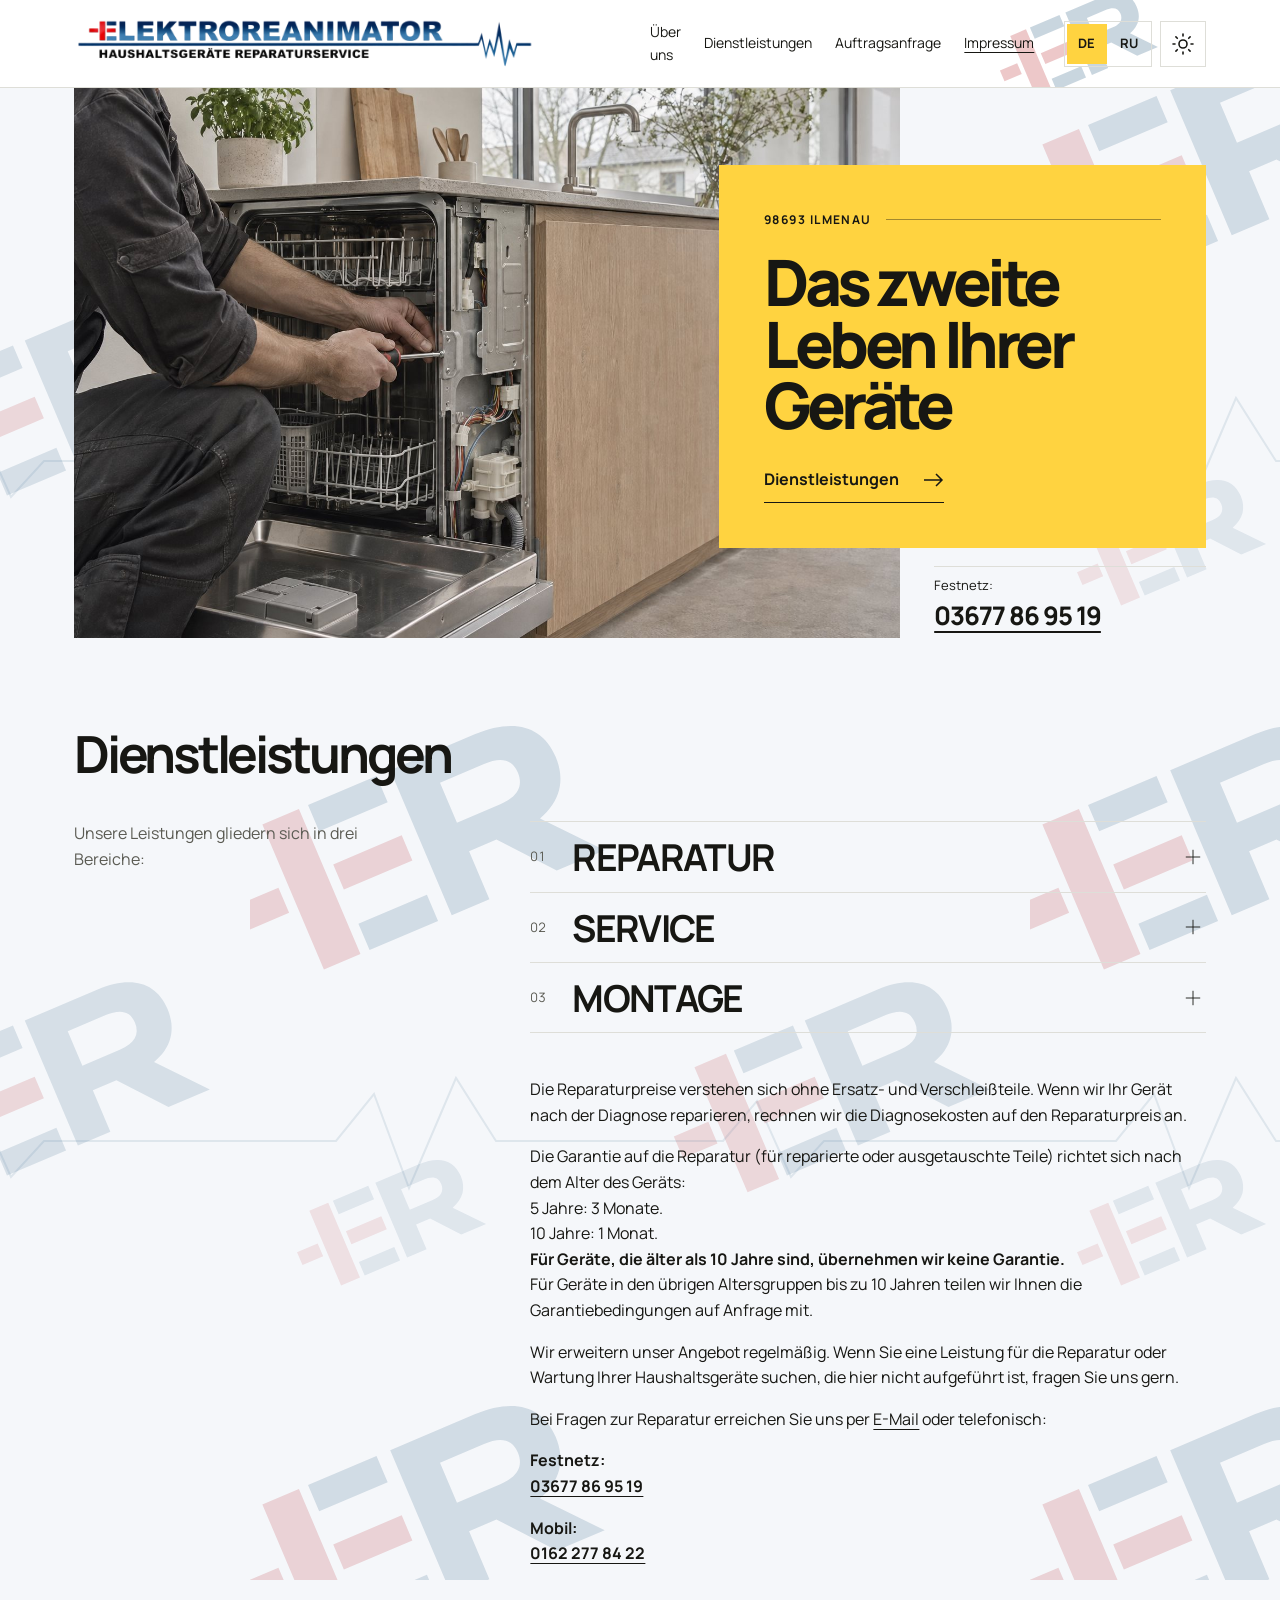
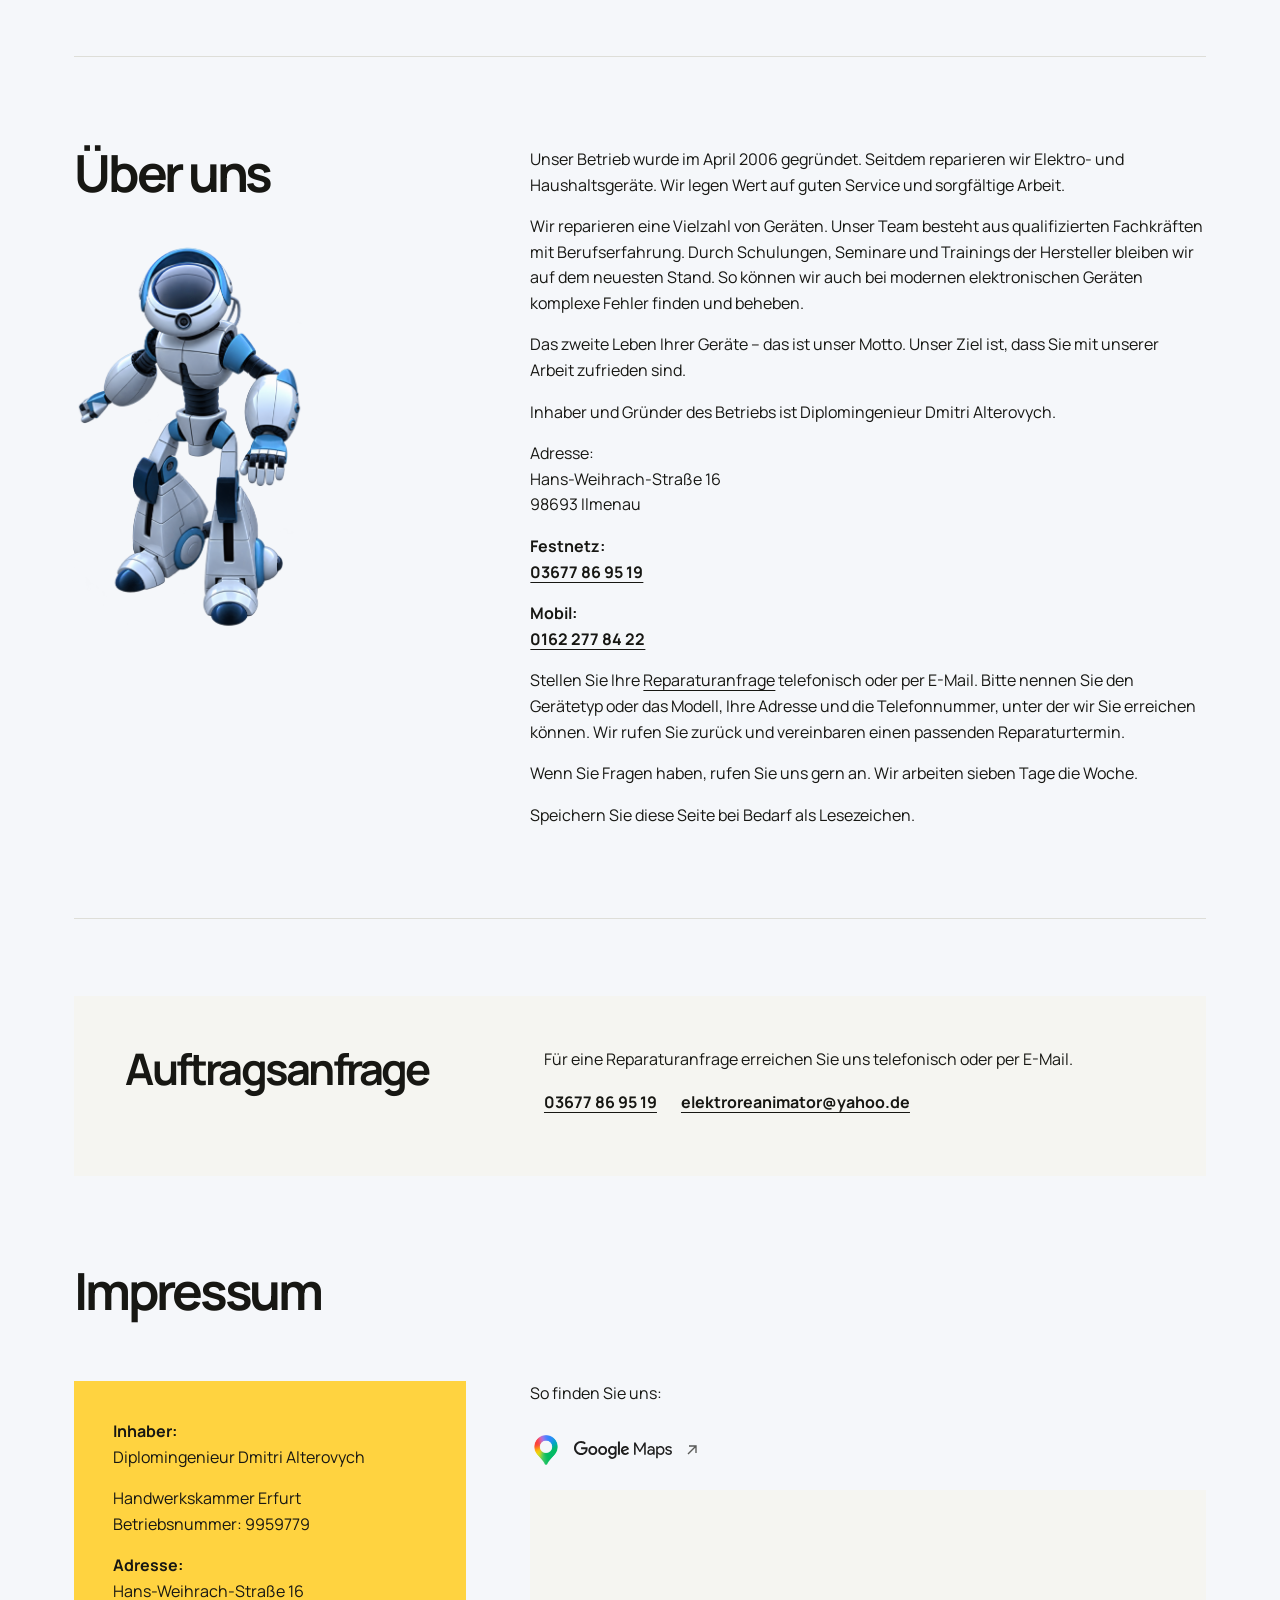
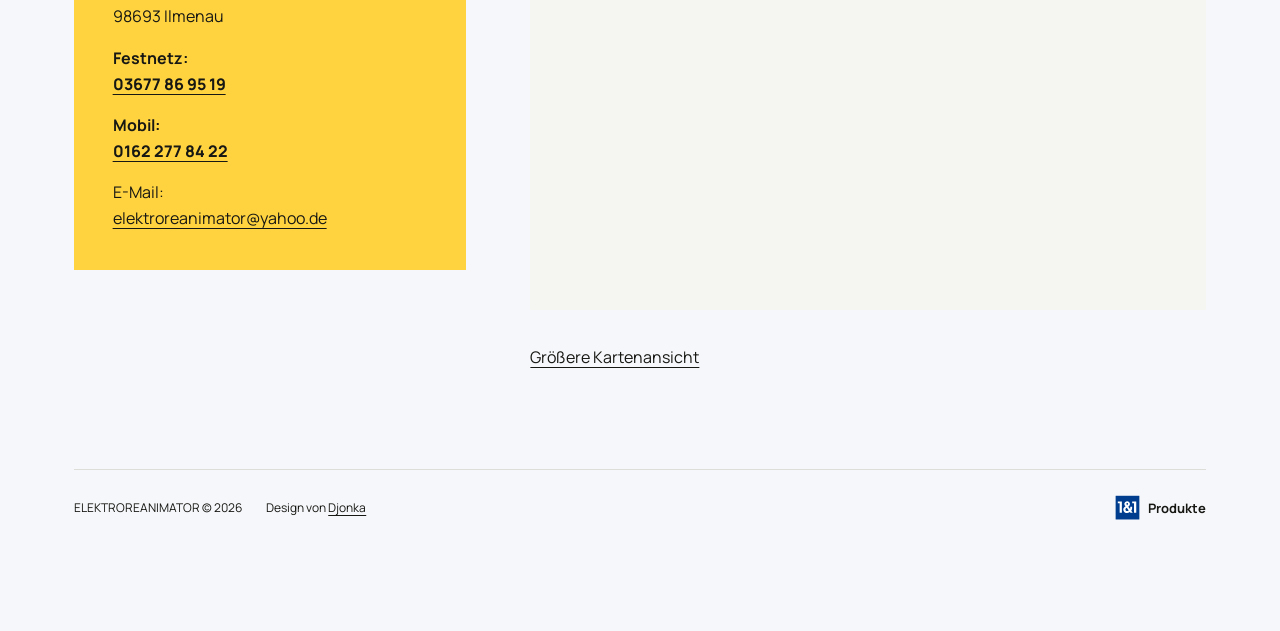
<file: DE/dinstl.htm>
<!doctype html>
<html lang="de">
<head>
  <meta charset="utf-8">
  <meta name="viewport" content="width=device-width, initial-scale=1">
  <meta http-equiv="refresh" content="0; url=../index.html#dienstleistungen">
  <title>Elektroreanimator</title>
</head>
<body><a href="../index.html#dienstleistungen">Elektroreanimator</a></body>
</html>
</file>
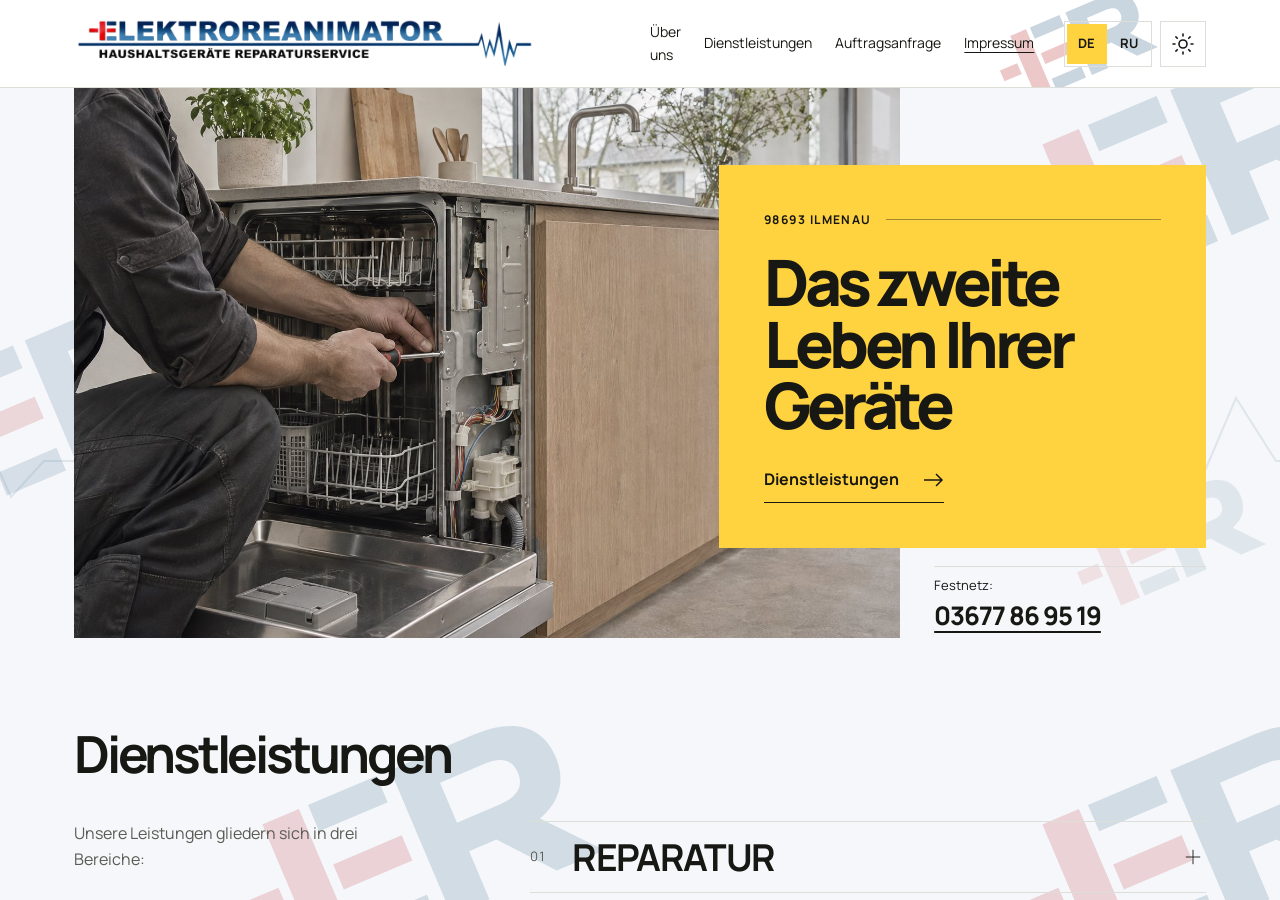
<file: DE/impressium_de.htm>
<!doctype html>
<html lang="de">
<head>
  <meta charset="utf-8">
  <meta name="viewport" content="width=device-width, initial-scale=1">
  <meta http-equiv="refresh" content="0; url=../index.html#impressum">
  <title>Elektroreanimator</title>
</head>
<body><a href="../index.html#impressum">Elektroreanimator</a></body>
</html>
</file>
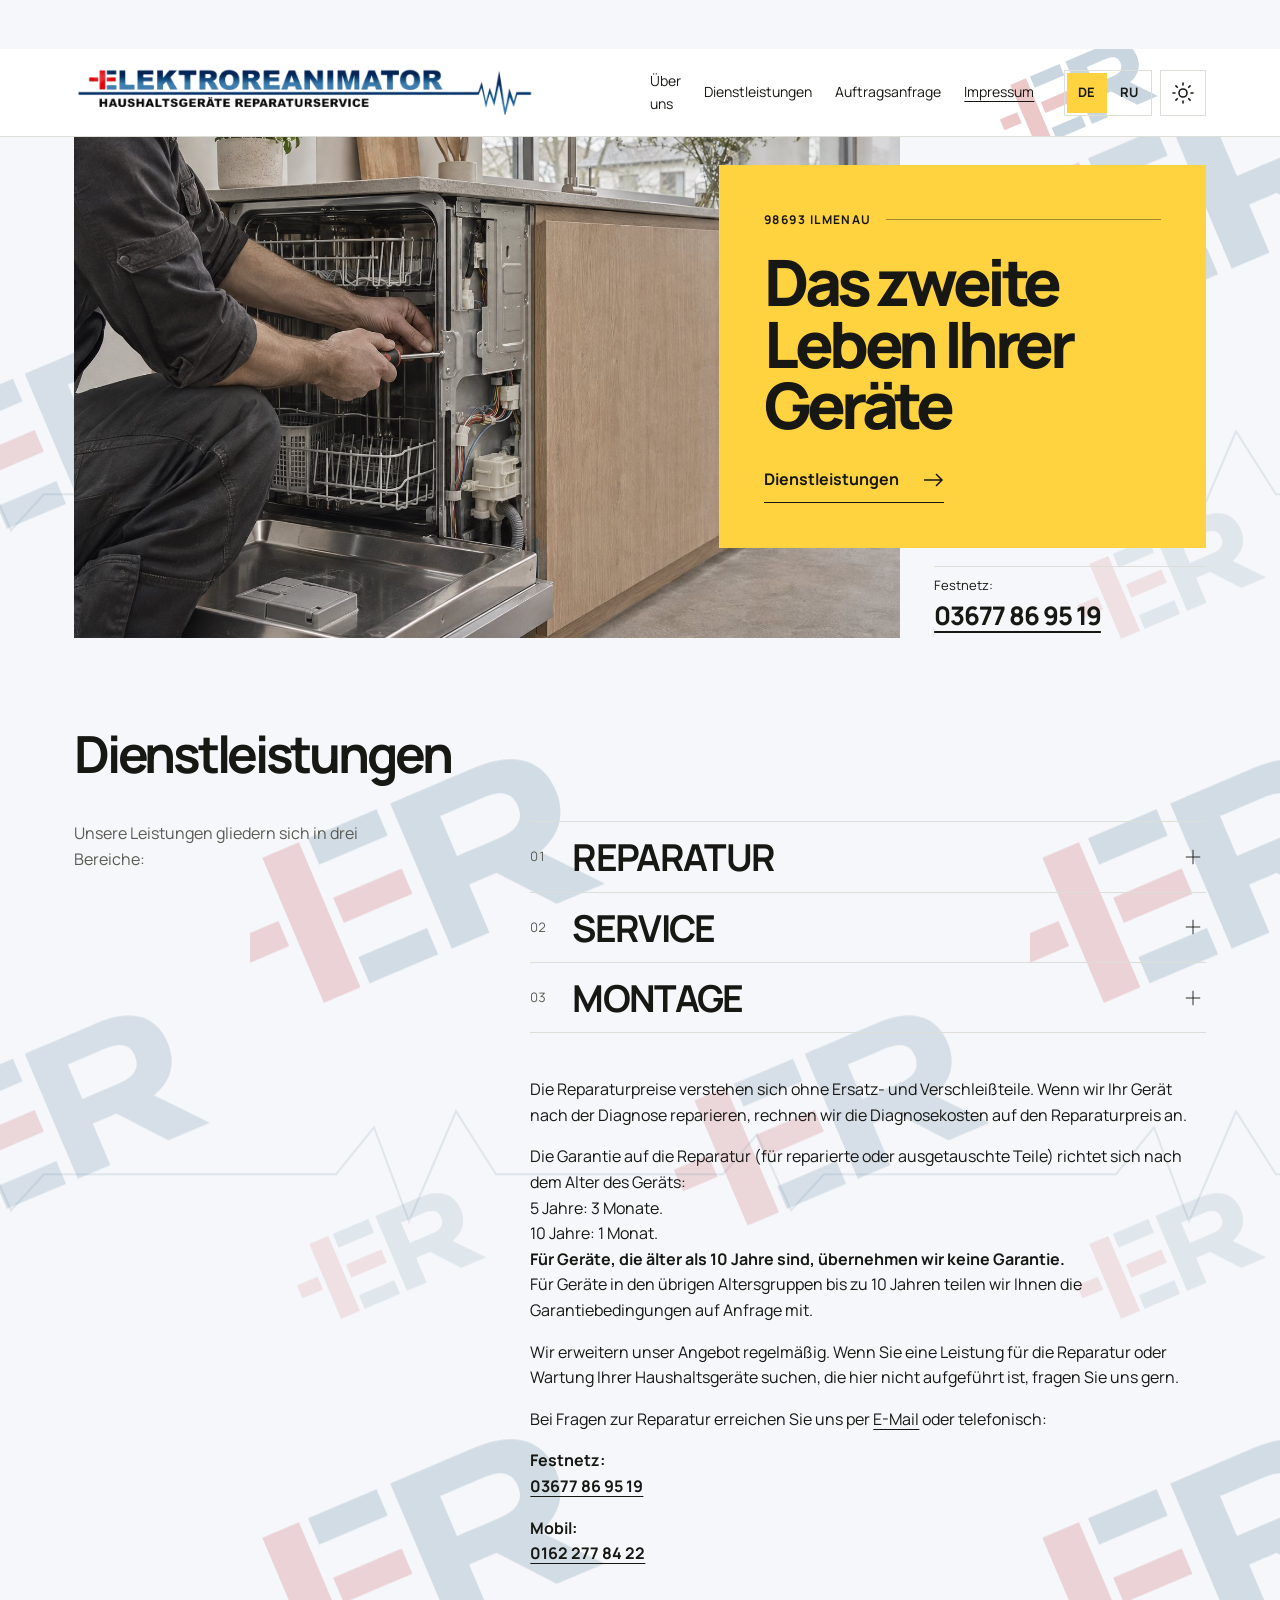
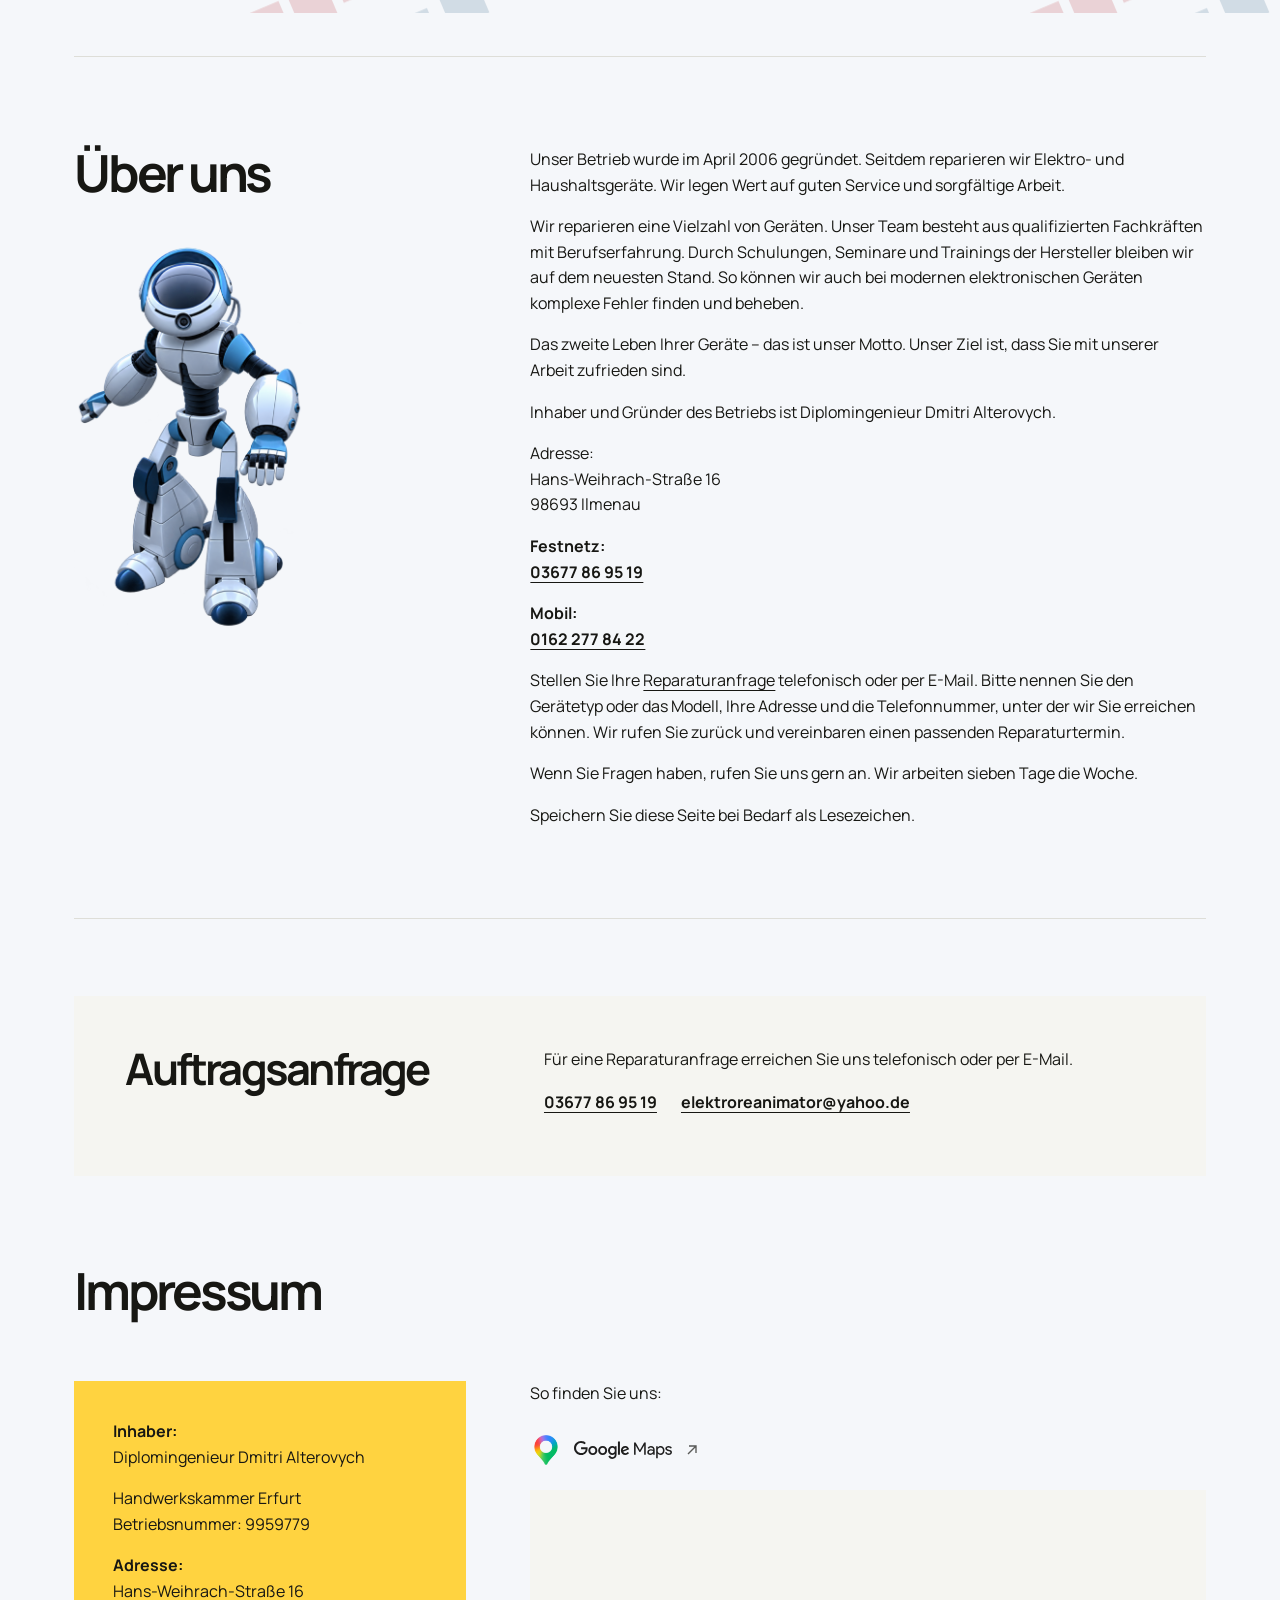
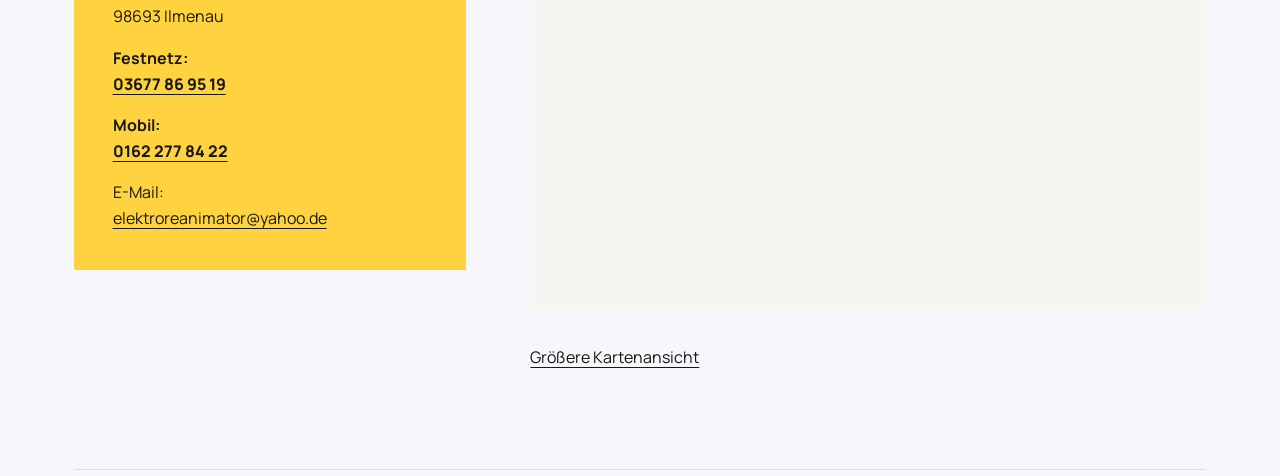
<file: DE/ueberuns.htm>
<!doctype html>
<html lang="de">
<head>
  <meta charset="utf-8">
  <meta name="viewport" content="width=device-width, initial-scale=1">
  <meta http-equiv="refresh" content="0; url=../index.html#ueber-uns">
  <title>Elektroreanimator</title>
</head>
<body><a href="../index.html#ueber-uns">Elektroreanimator</a></body>
</html>
</file>
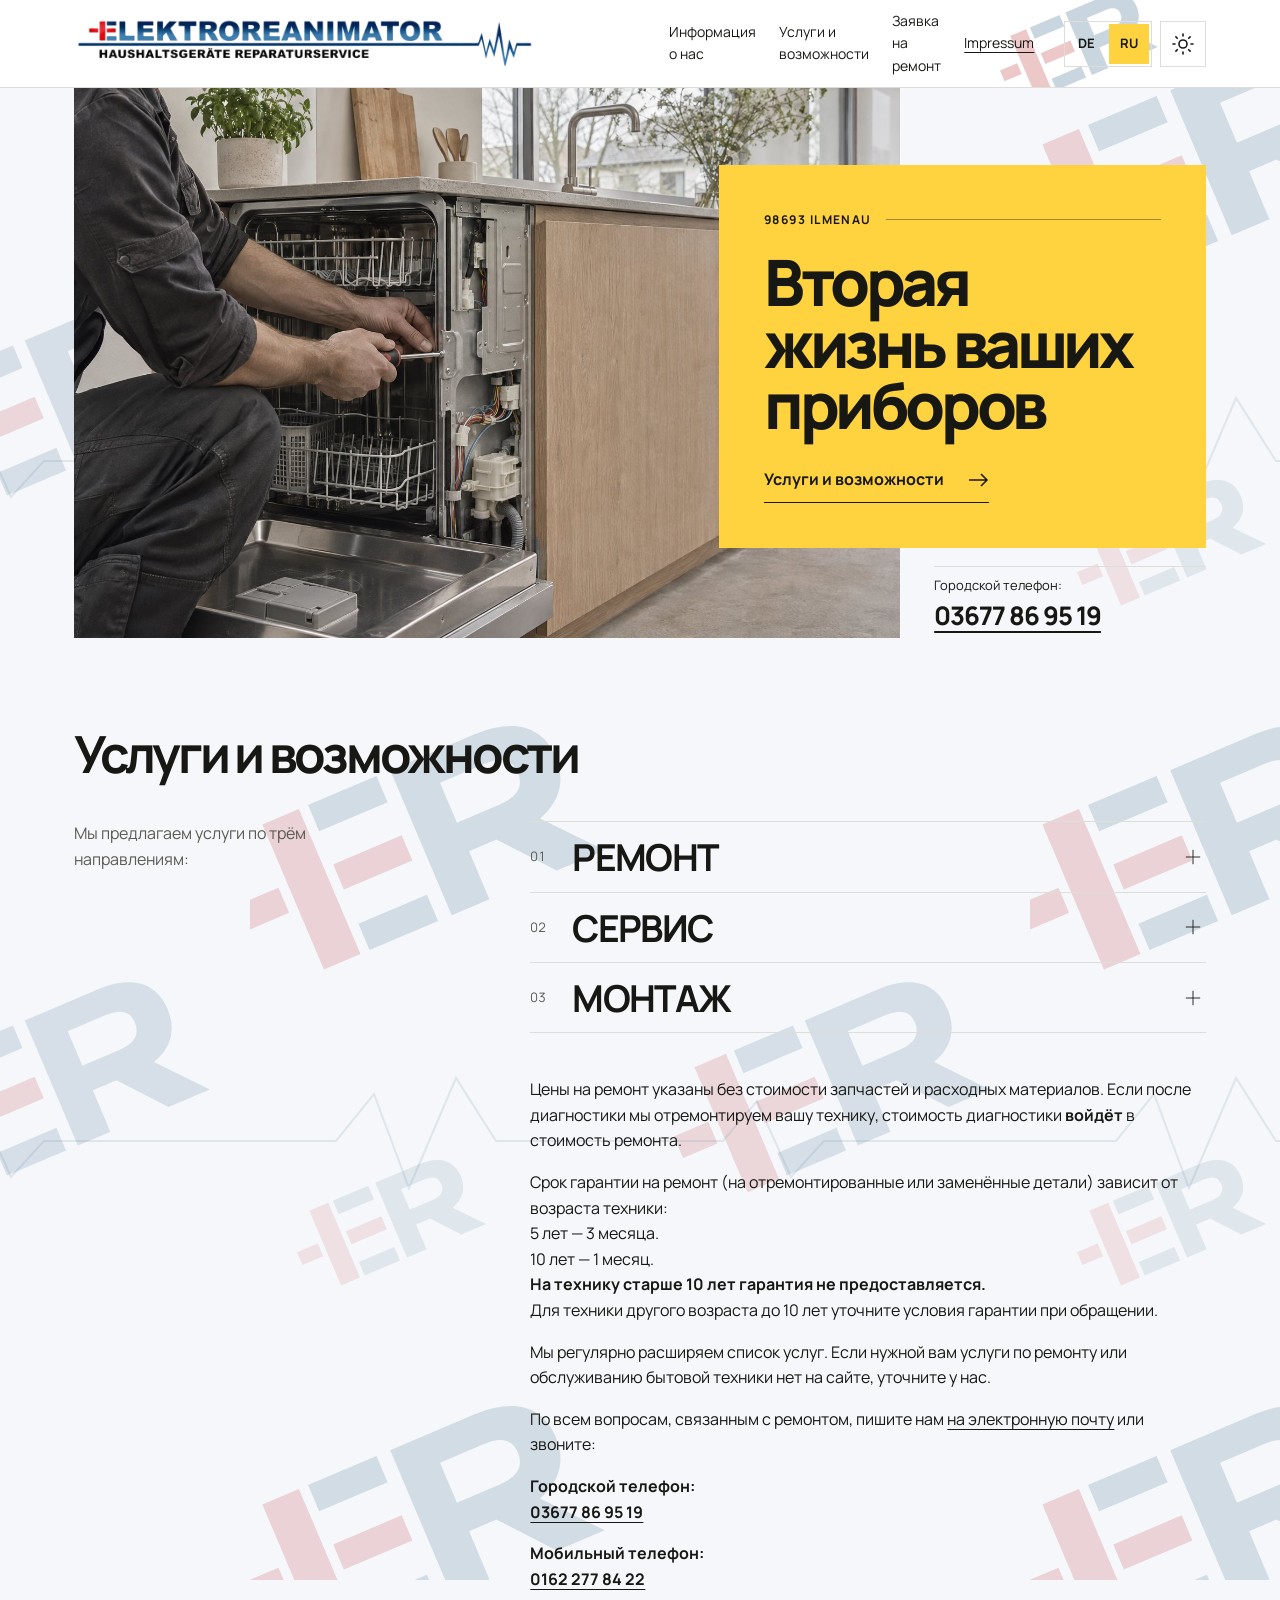
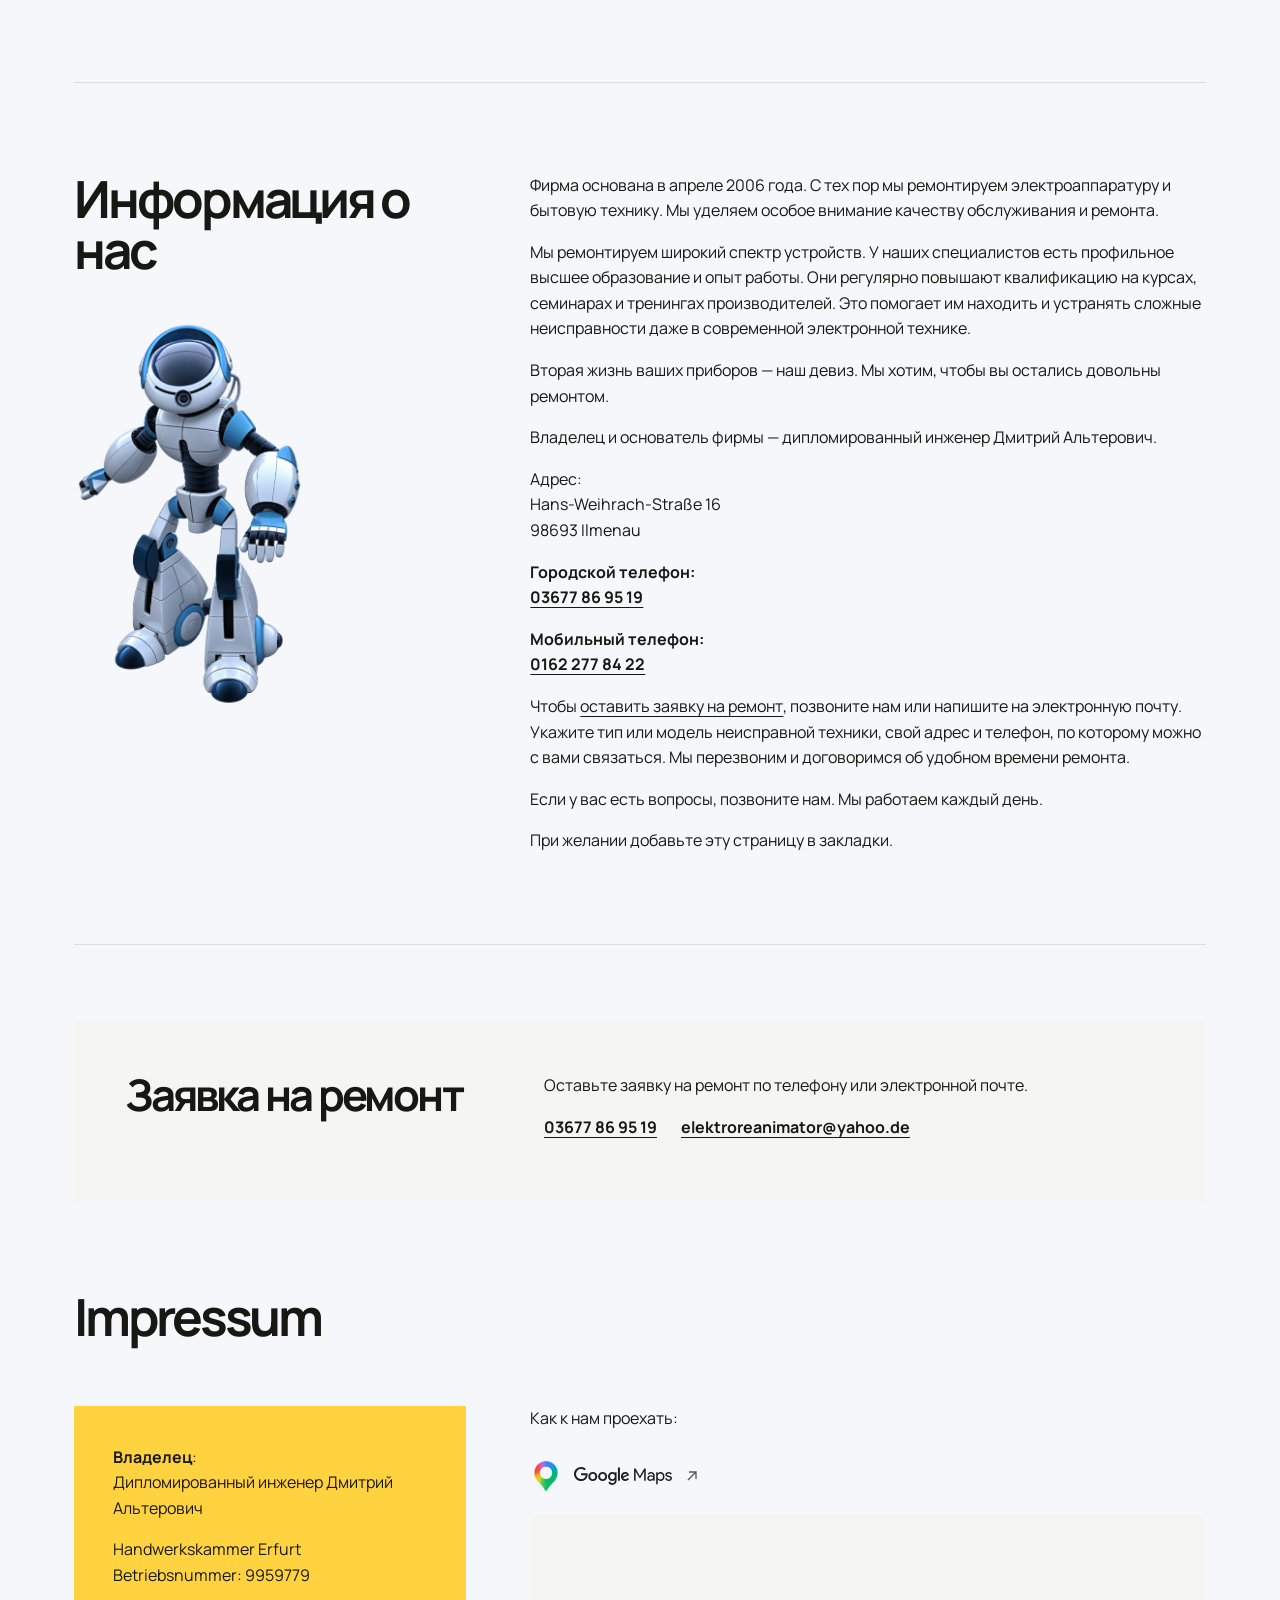
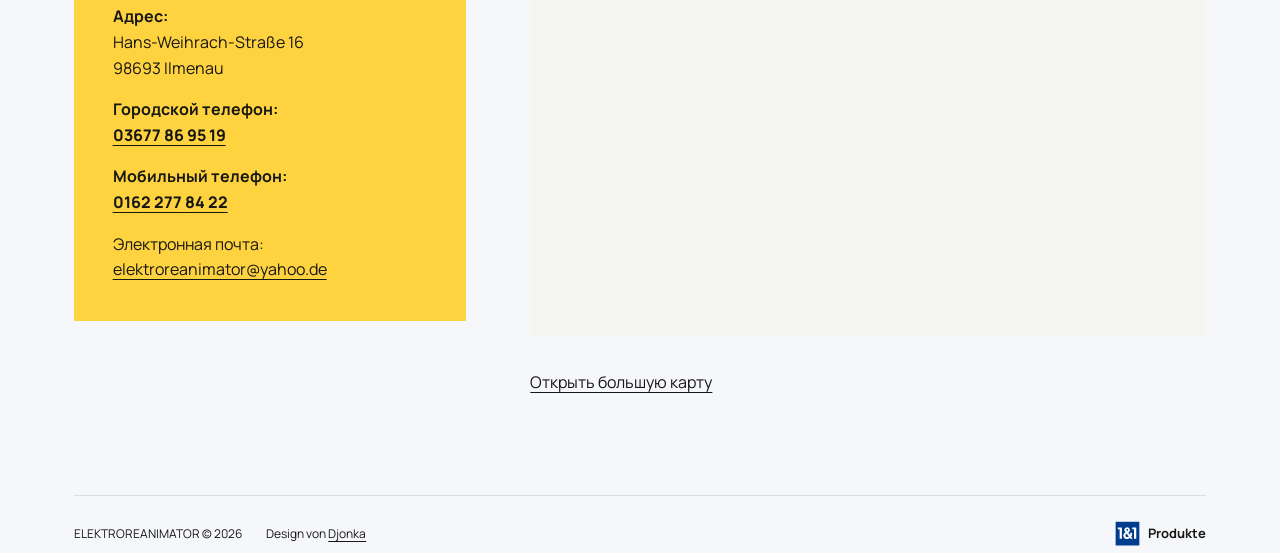
<file: RU/homeru.htm>
<!doctype html>
<html lang="ru">
<head>
  <meta charset="utf-8">
  <meta name="viewport" content="width=device-width, initial-scale=1">
  <meta http-equiv="refresh" content="0; url=../ru.html">
  <title>Elektroreanimator</title>
</head>
<body><a href="../ru.html">Elektroreanimator</a></body>
</html>
</file>
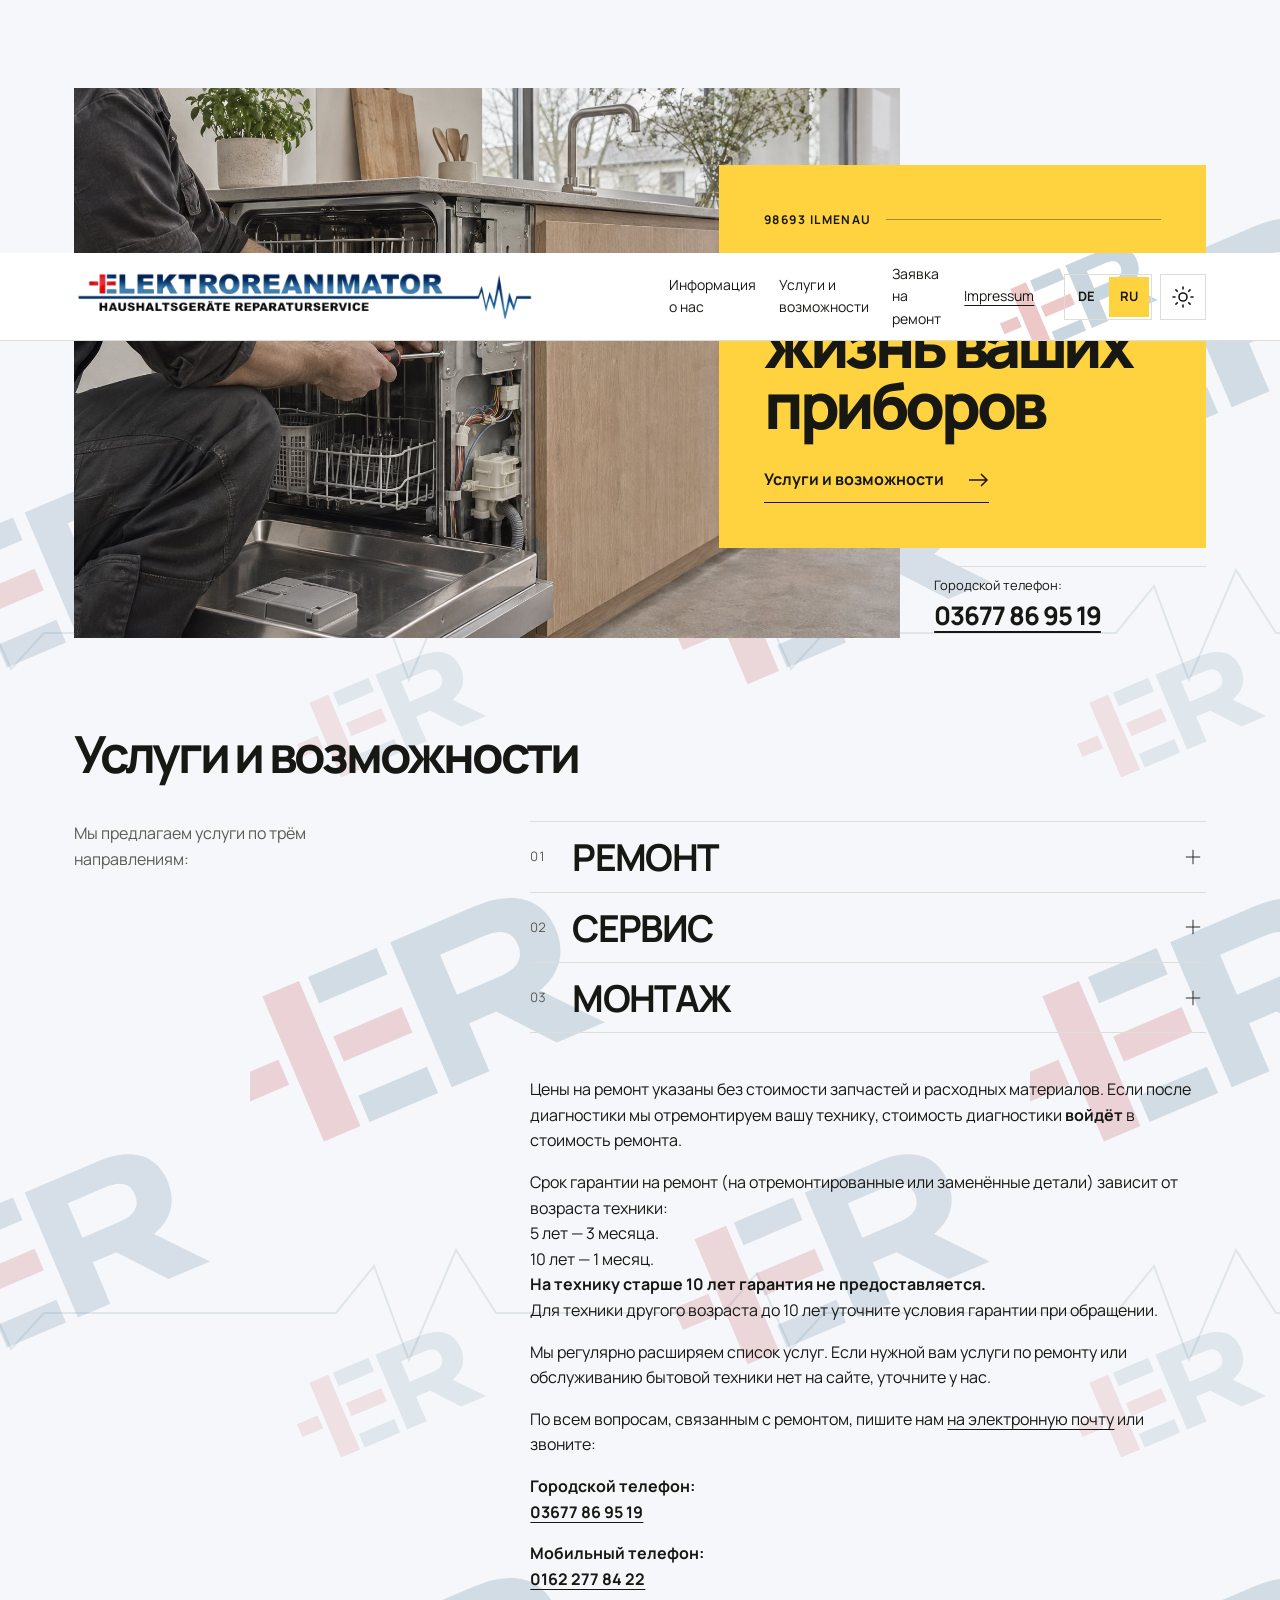
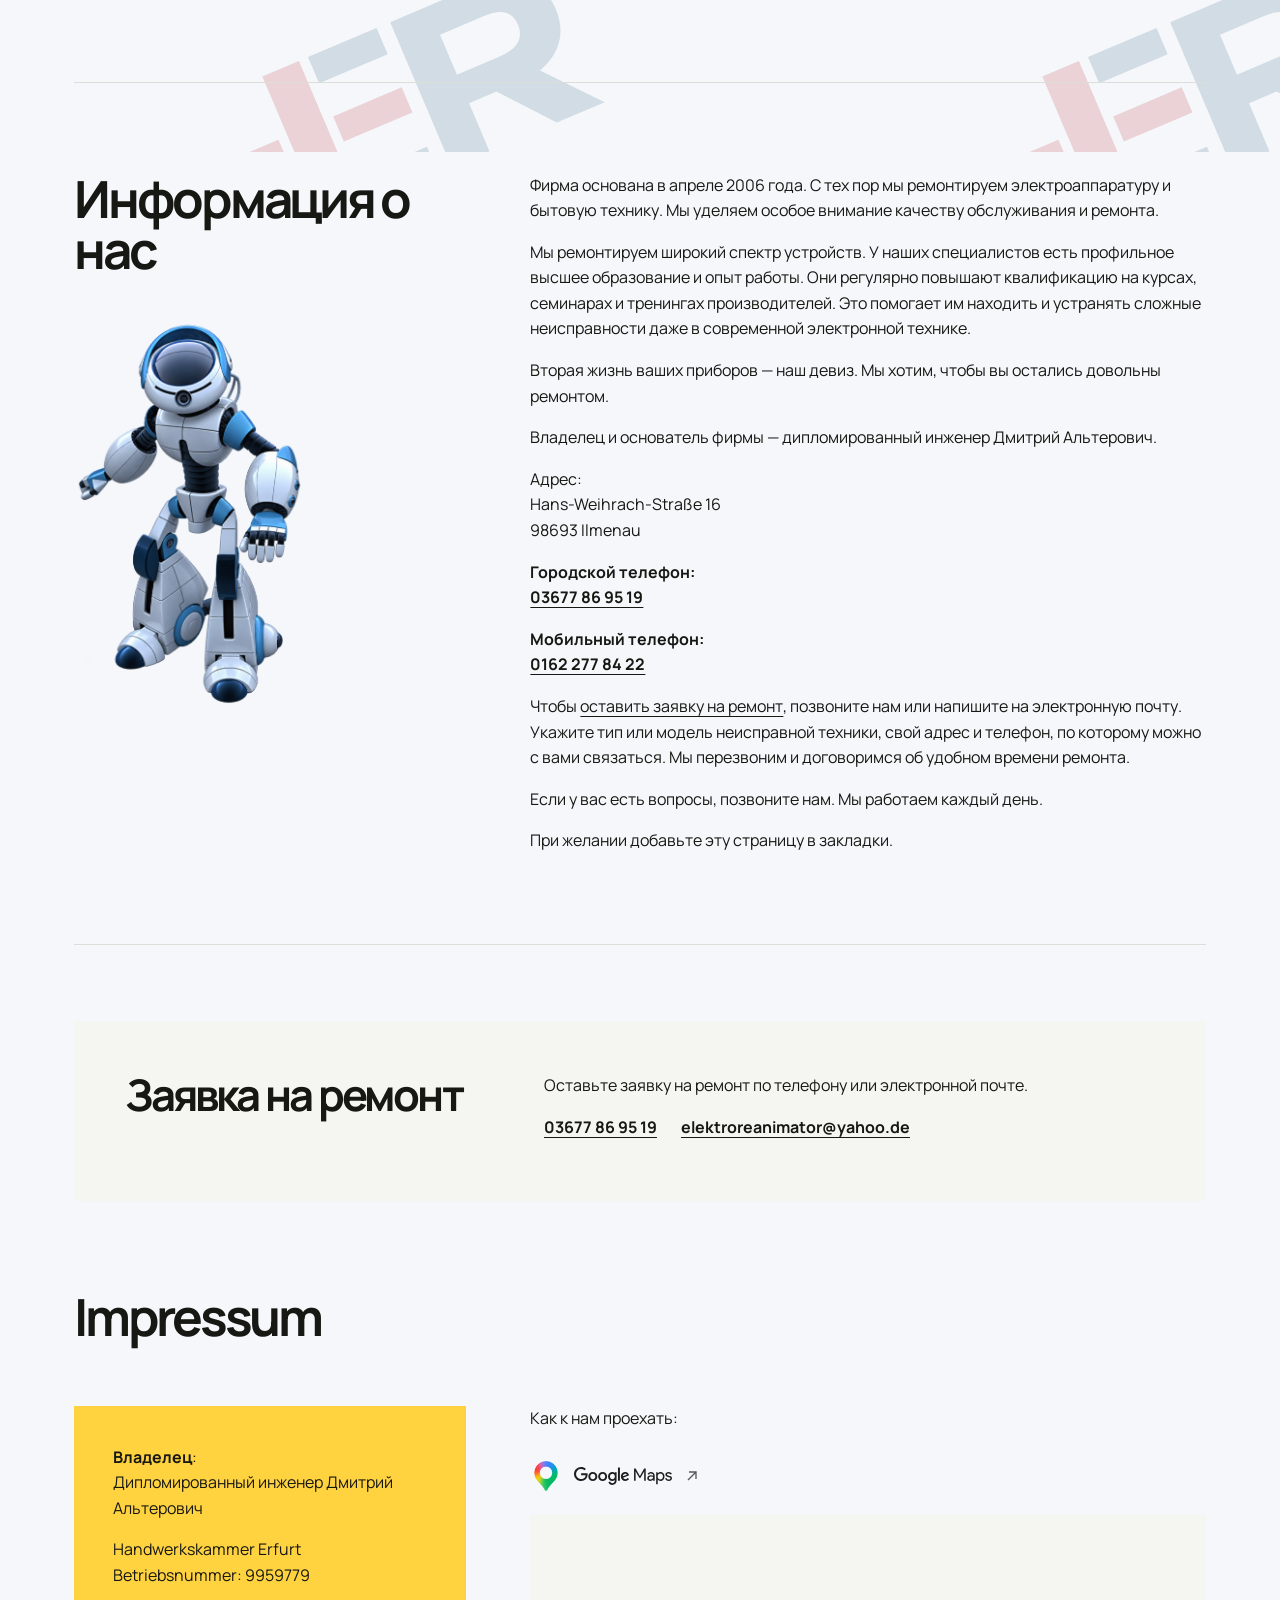
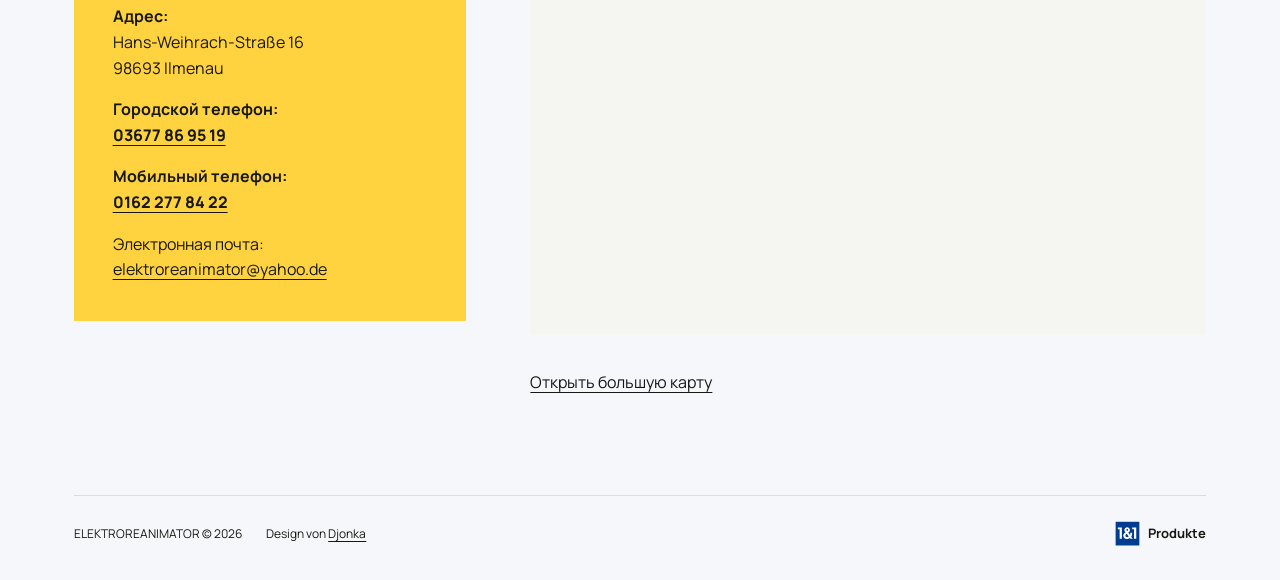
<file: RU/impressium_ru.htm>
<!doctype html>
<html lang="ru">
<head>
  <meta charset="utf-8">
  <meta name="viewport" content="width=device-width, initial-scale=1">
  <meta http-equiv="refresh" content="0; url=../ru.html#impressum">
  <title>Elektroreanimator</title>
</head>
<body><a href="../ru.html#impressum">Elektroreanimator</a></body>
</html>
</file>
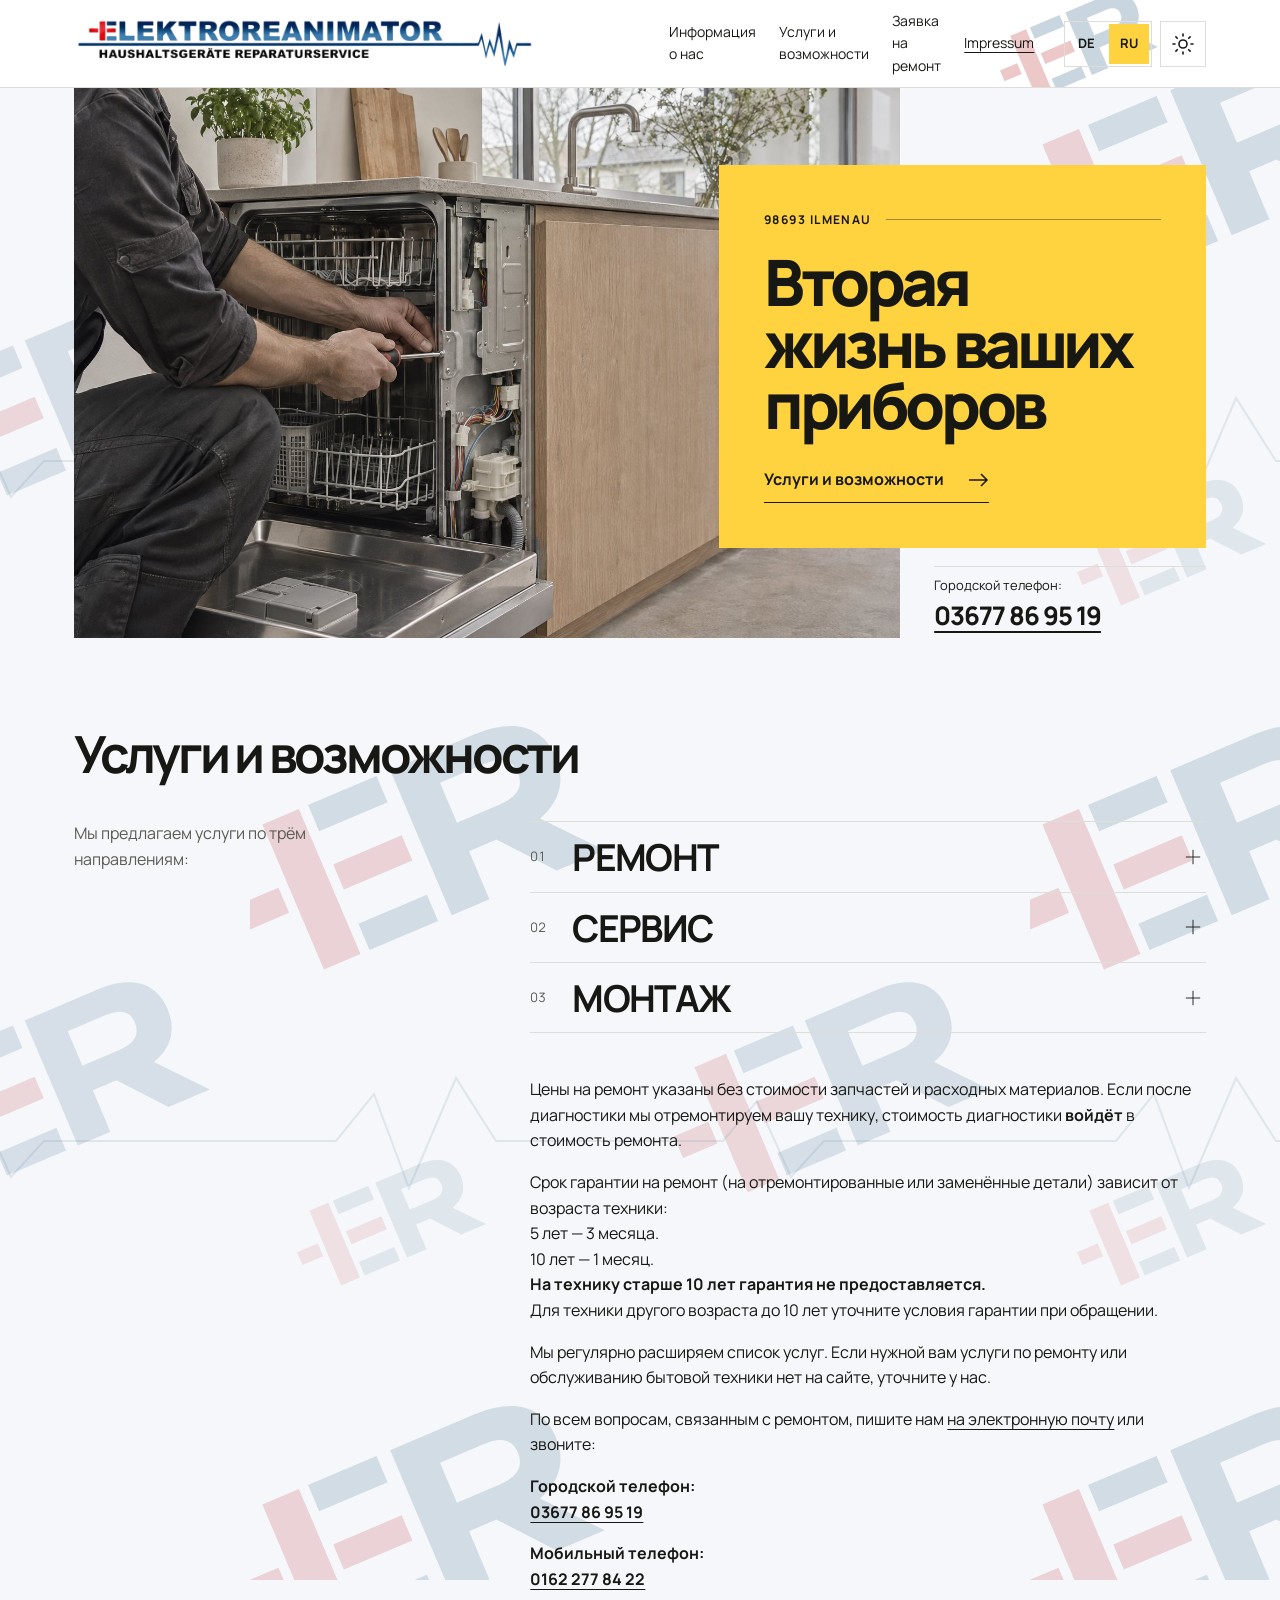
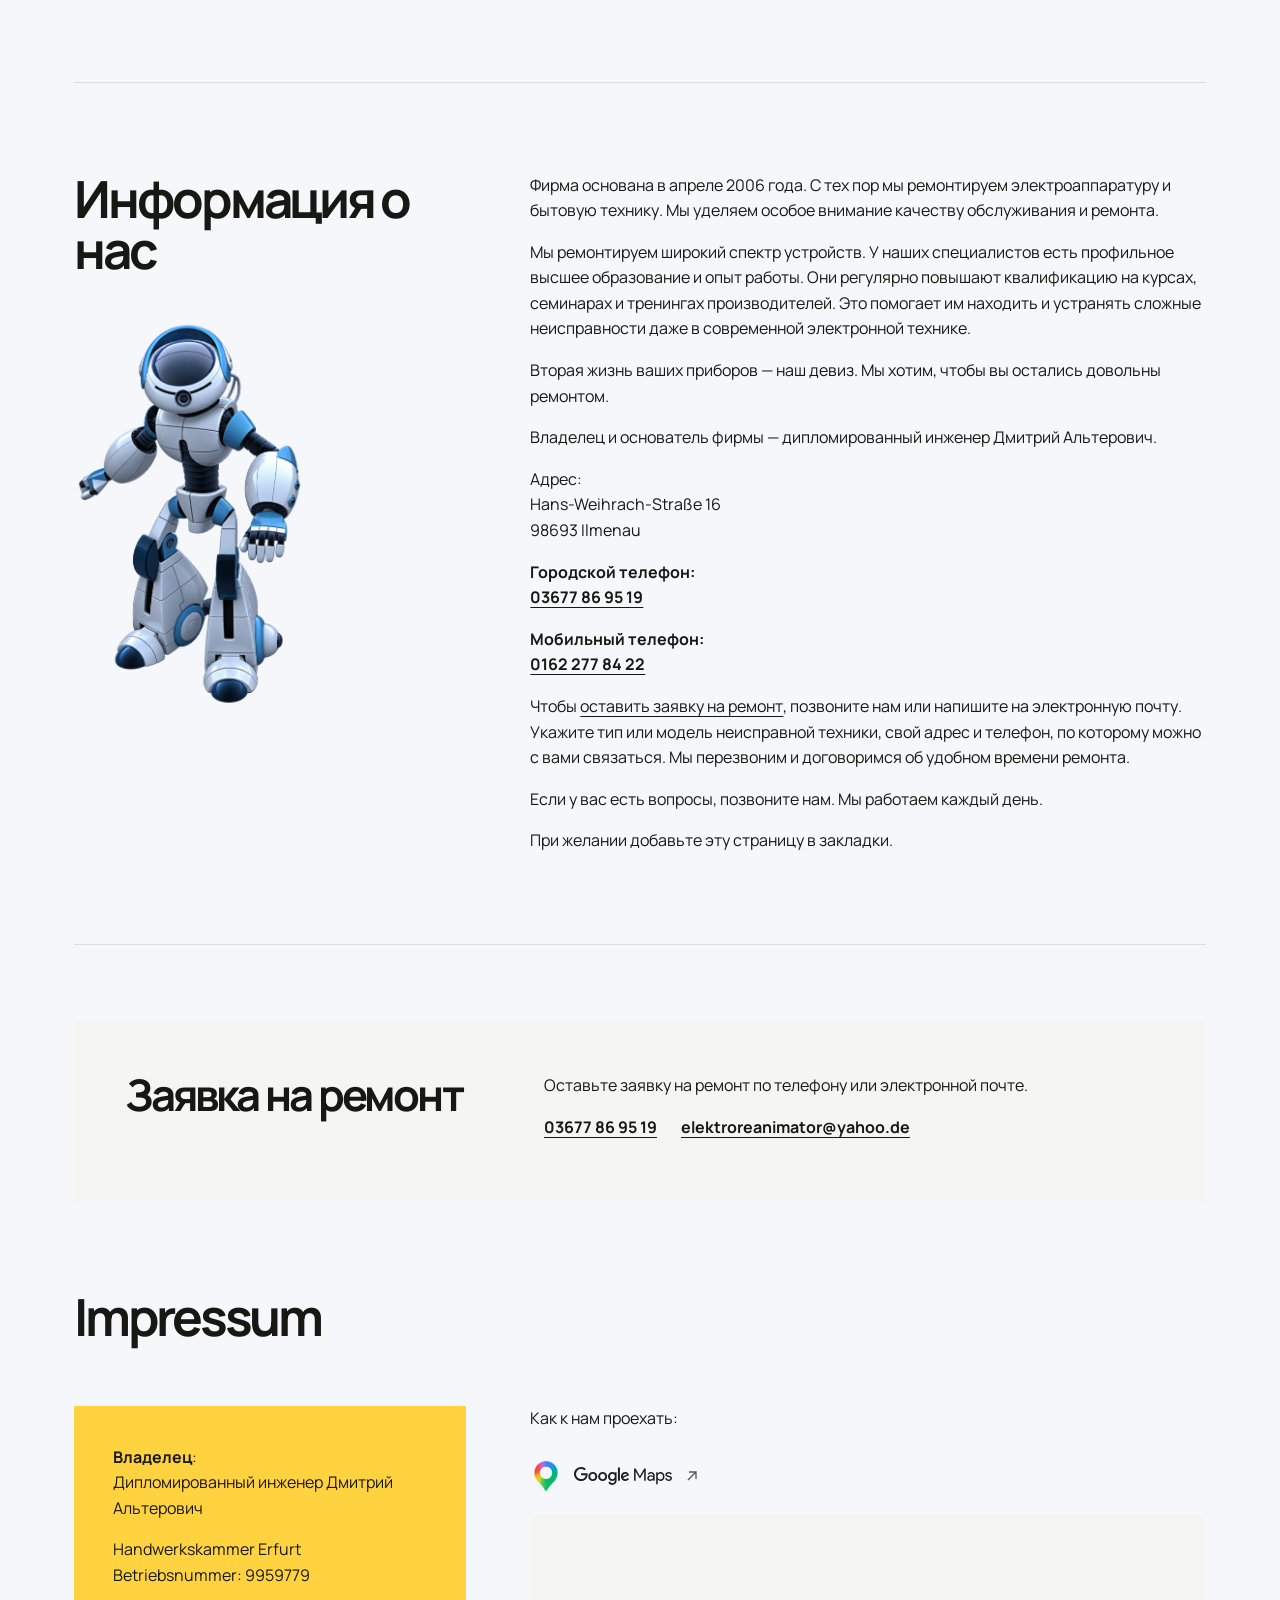
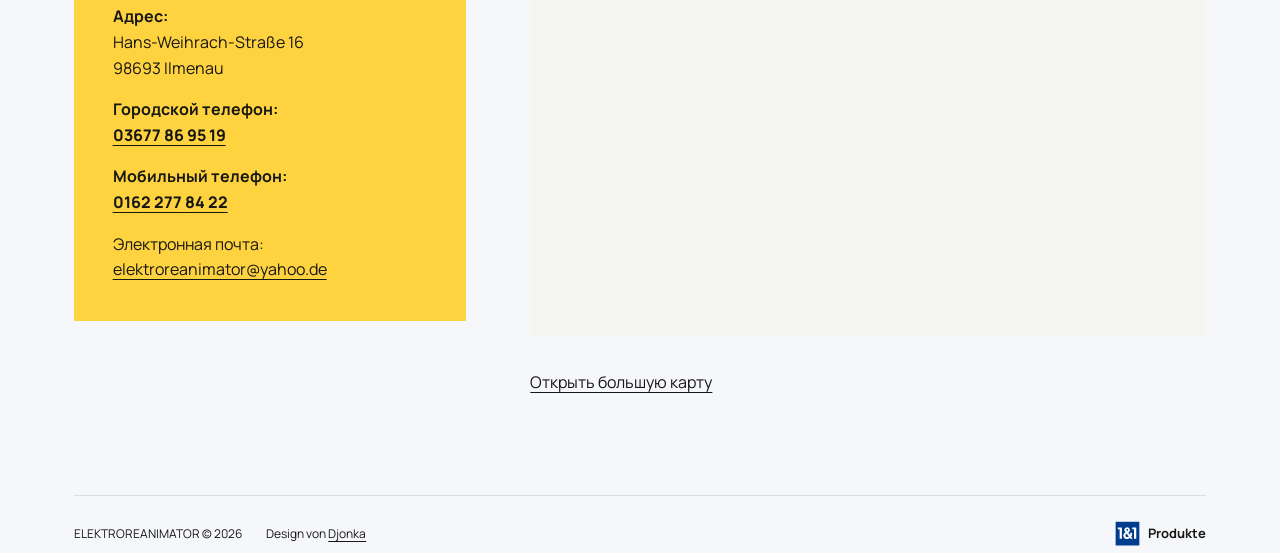
<file: RU/o nas.htm>
<!doctype html>
<html lang="ru">
<head>
  <meta charset="utf-8">
  <meta name="viewport" content="width=device-width, initial-scale=1">
  <meta http-equiv="refresh" content="0; url=../ru.html#ueber-uns">
  <title>Elektroreanimator</title>
</head>
<body><a href="../ru.html#ueber-uns">Elektroreanimator</a></body>
</html>
</file>
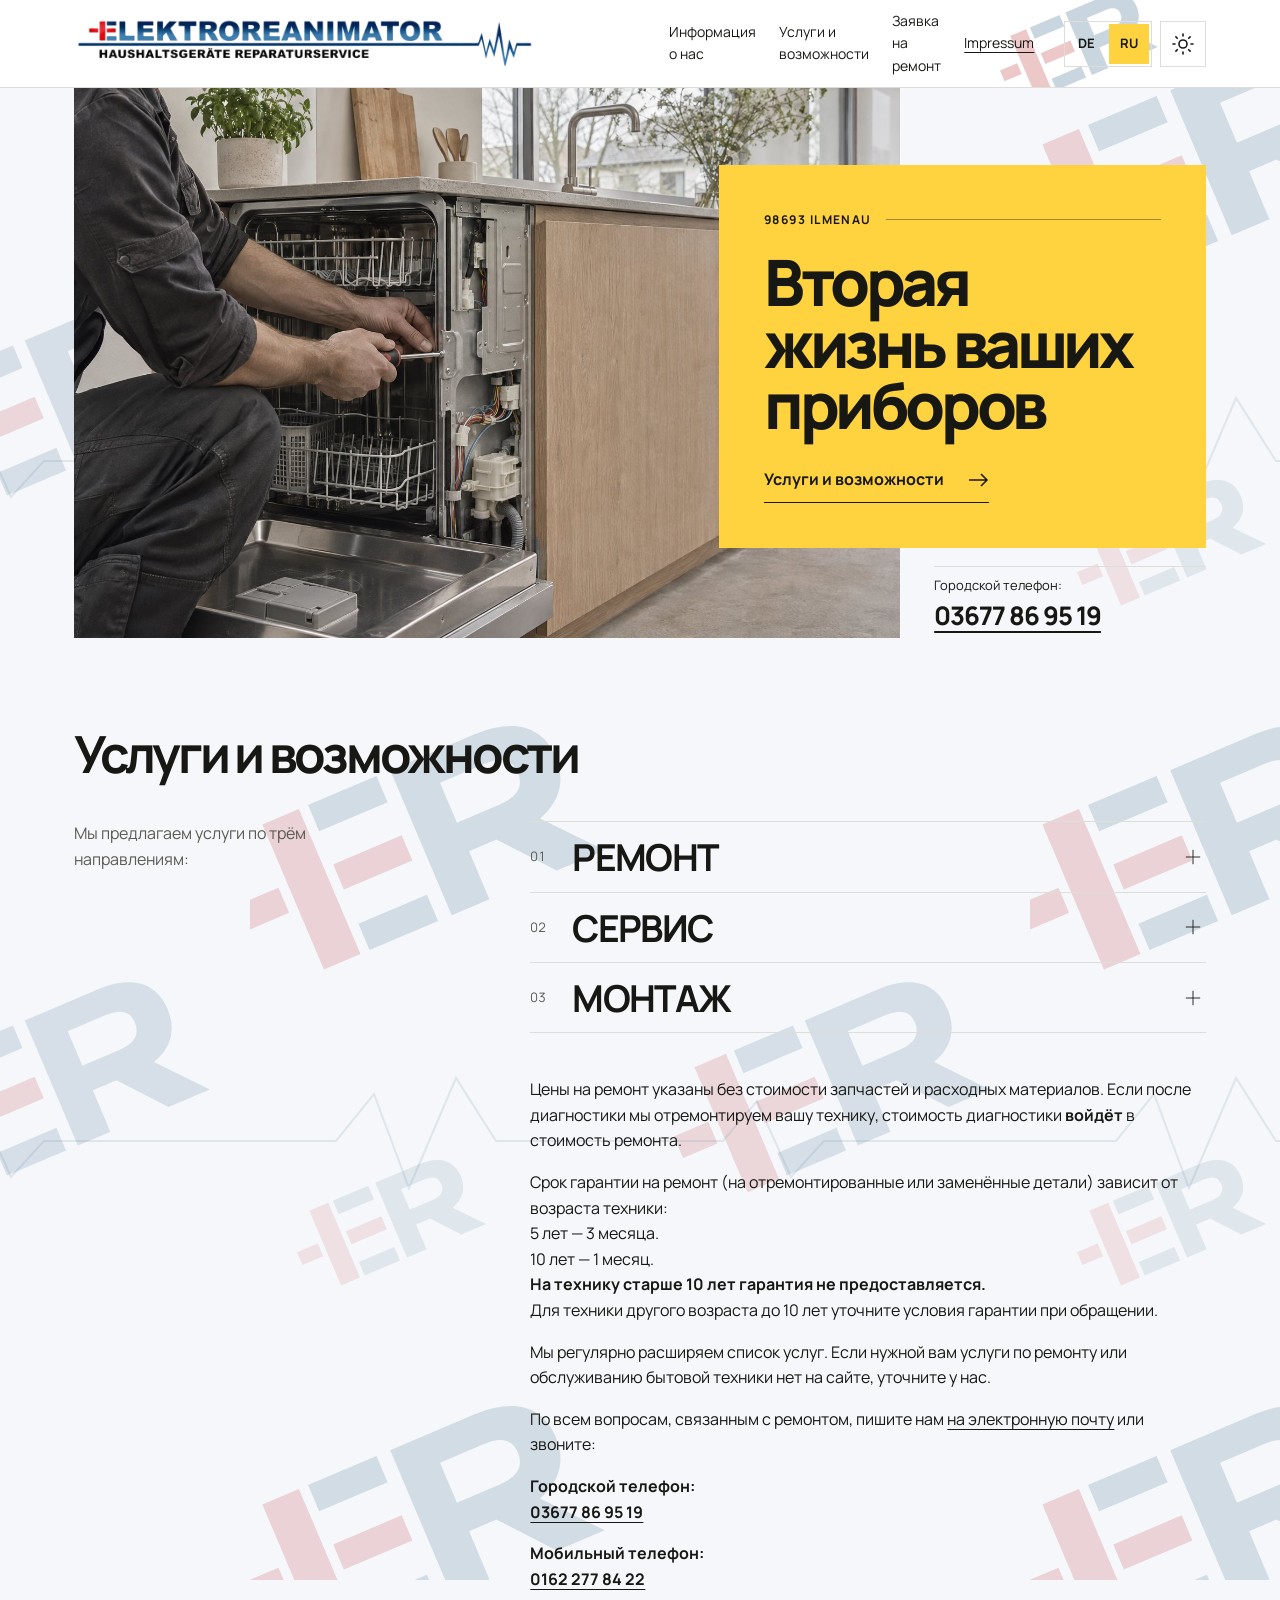
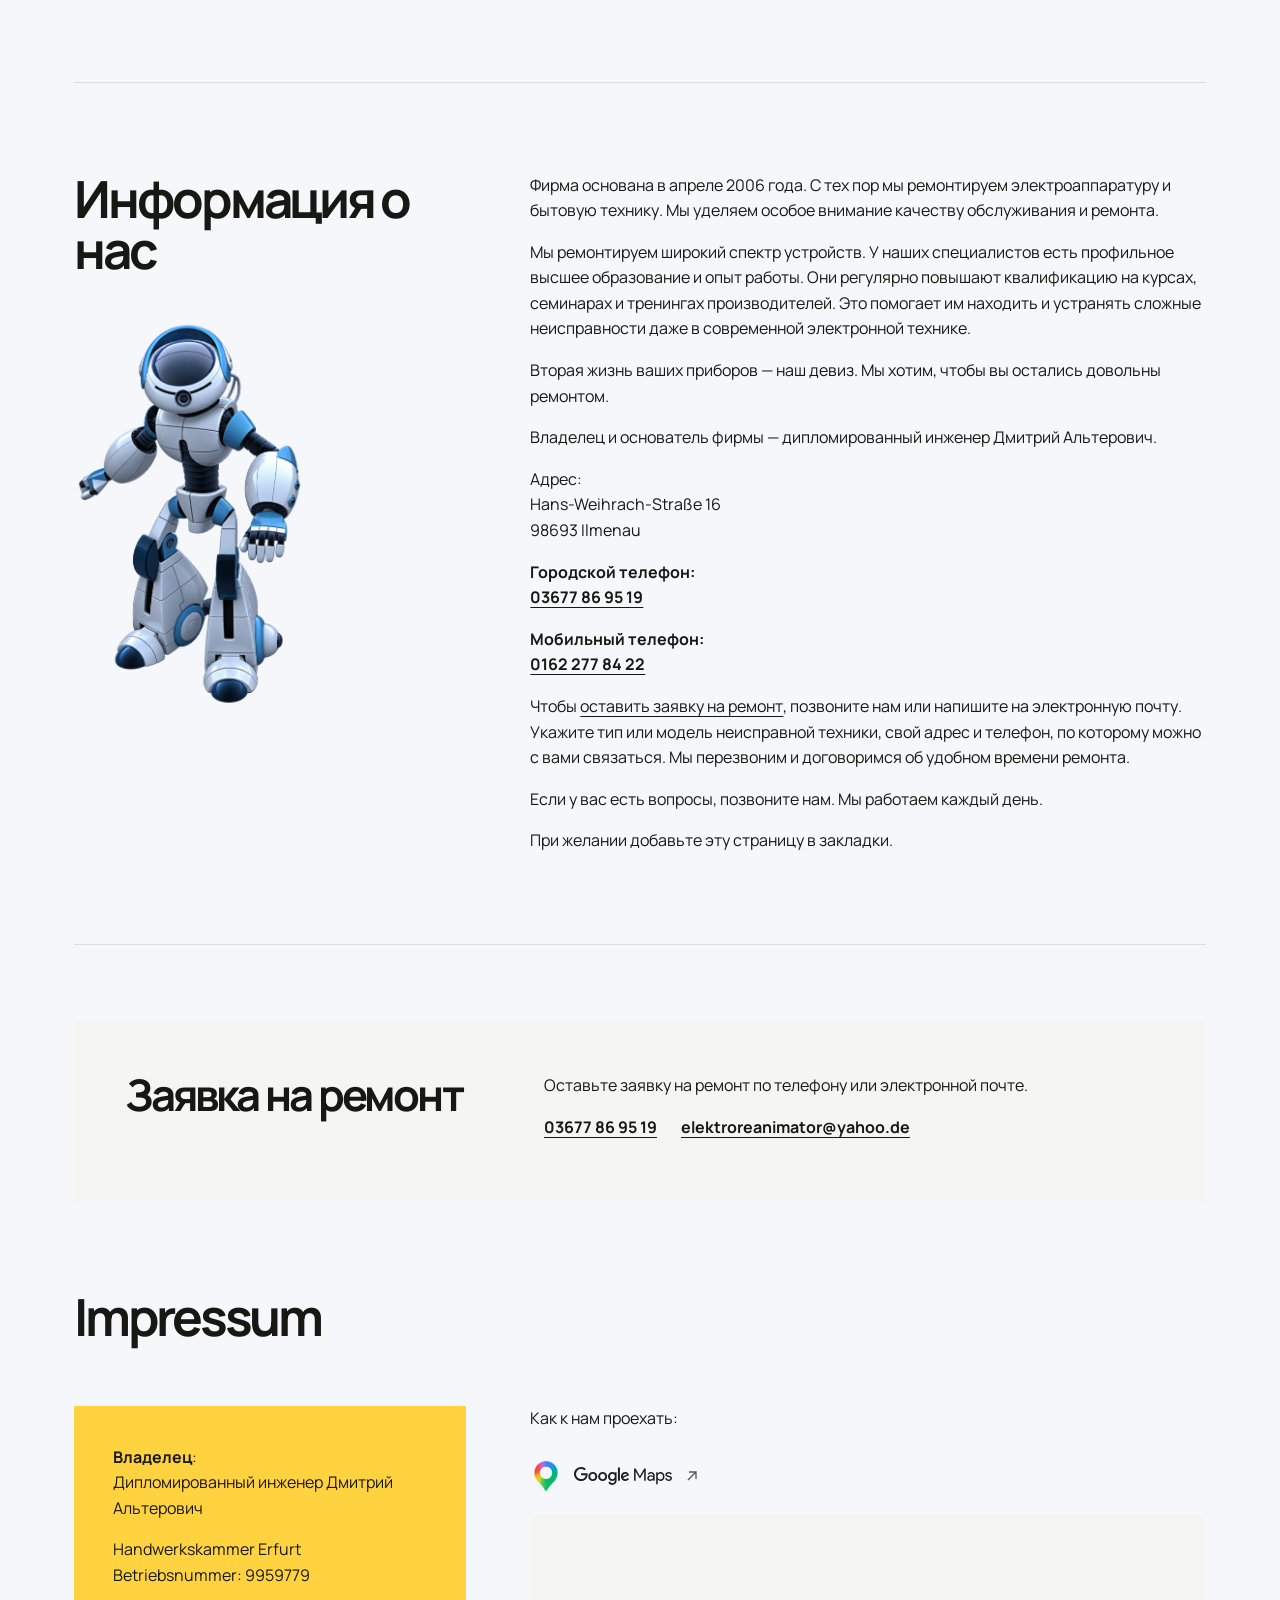
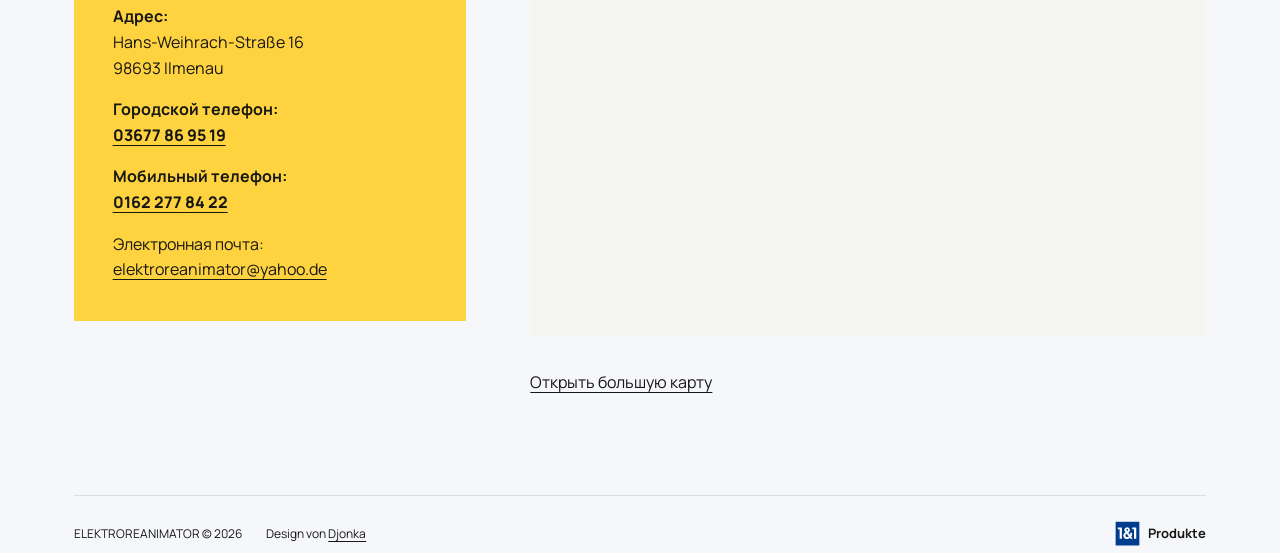
<file: RU/uslugi.htm>
<!doctype html>
<html lang="ru">
<head>
  <meta charset="utf-8">
  <meta name="viewport" content="width=device-width, initial-scale=1">
  <meta http-equiv="refresh" content="0; url=../ru.html#dienstleistungen">
  <title>Elektroreanimator</title>
</head>
<body><a href="../ru.html#dienstleistungen">Elektroreanimator</a></body>
</html>
</file>
<file: style.css>
@font-face {
  font-family: 'Manrope';
  font-style: normal;
  font-weight: 400 800;
  font-display: swap;
  src: url("files/manrope-cyrillic.woff2") format('woff2');
  unicode-range: U+0301, U+0400-045F, U+0490-0491, U+04B0-04B1, U+2116;
}
@font-face {
  font-family: 'Manrope';
  font-style: normal;
  font-weight: 400 800;
  font-display: swap;
  src: url("files/manrope-latin.woff2") format('woff2');
  unicode-range: U+0000-00FF, U+0131, U+0152-0153, U+02BB-02BC, U+02C6, U+02DA, U+02DC, U+0304, U+0308, U+0329, U+2000-206F, U+20AC, U+2122, U+2191, U+2193, U+2212, U+2215, U+FEFF, U+FFFD;
}

:root {
  color-scheme: light;
  --ink: #171713;
  --paper: #f5f7fa;
  --mast-surface: #fff;
  --panel: #f5f5f1;
  --accent-ink: #171713;
  --focus: #4b3b00;
  --muted: #5b5b53;
  --yellow: #ffd340;
  --line: #deded8;
  --gutter: clamp(20px, 5.8vw, 108px);
  --mast-offset: 89px;
  --pattern-height: 680px;
  font: 16px/1.6 Manrope, Arial, sans-serif;
  color: var(--ink);
  background: var(--paper);
}
:root[data-theme="dark"] {
  color-scheme: dark;
  --ink: #ebeff5;
  --muted: #b2bccb;
  --paper: #111720;
  --mast-surface: #171e29;
  --panel: #202a38;
  --line: #3d495a;
  --focus: var(--yellow);
}
:root[data-theme="dark"] body::before { filter: brightness(1.75); opacity: .65; }
* { box-sizing: border-box; }
html { scroll-behavior: smooth; scroll-padding-top: var(--mast-offset); }
body { margin: 0; isolation: isolate; }
body::before {
  content: "";
  position: fixed;
  inset: 0 0 calc(-1 * var(--pattern-height));
  z-index: -1;
  pointer-events: none;
  background: url("files/er-background.svg") center top / auto var(--pattern-height) repeat;
  transform: translateY(var(--background-y, 0px));
  will-change: transform;
}
a { color: inherit; text-underline-offset: .25em; }
a:focus-visible, summary:focus-visible, button:focus-visible { outline: 2px solid var(--focus); outline-offset: 4px; }
h1, h2, p, figure { margin: 0; }
img { max-width: 100%; }
.frame { max-width: 1700px; margin-inline: auto; }
.mast {
  min-height: 88px; display: grid; grid-template-columns: auto 1fr auto; align-items: center;
  gap: 12px clamp(16px, 2.3vw, 38px); padding-inline: var(--gutter);
  position: sticky; top: 0; z-index: 5; background: var(--mast-surface); border-bottom: 1px solid var(--line);
}
.mast::before {
  content: ""; position: absolute; inset-block: 0; right: calc(var(--gutter) + 28px);
  width: clamp(150px, 29vw, 330px); pointer-events: none; opacity: .25;
  background: url("files/er-mark.svg") right center / auto 142% no-repeat;
}
.mast > * { position: relative; }
.wordmark {
  display: grid; align-items: center; width: min(100%, clamp(440px, 36vw, 480px)); min-width: 0; min-height: 44px;
}
.wordmark-image { display: block; width: 100%; height: auto; }
[data-theme="dark"] .wordmark-image .logo-artwork { filter: url(#night-logo); }
.logo-sweep { animation: logo-sweep 4s linear infinite; }
.robot-sweep { animation: robot-sweep 7s ease-in-out infinite; }
@keyframes logo-sweep {
  0%, 46% { transform: translateX(0); }
  80%, 100% { transform: translateX(2550px); }
}
@keyframes robot-sweep {
  0%, 52% { transform: translateY(0); }
  83%, 100% { transform: translateY(2020px); }
}
.main-nav { display: flex; justify-content: end; align-items: center; gap: clamp(12px, 1.8vw, 32px); font-size: 14px; }
.main-nav a { text-decoration-color: transparent; }
.main-nav a:hover, .main-nav a:last-child { text-decoration-color: currentColor; }
.mast-controls { display: flex; align-items: center; gap: 8px; }
.languages { display: flex; border: 1px solid var(--line); padding: 2px; gap: 2px; }
.languages a {
  display: grid; place-items: center; min-width: 40px; min-height: 40px; padding-inline: 6px;
  text-decoration: none; font-size: 13px; font-weight: 700;
}
.languages a[aria-current], .languages a:hover { background: var(--yellow); color: var(--accent-ink); }
.theme-toggle:not([hidden]) {
  display: grid; place-items: center; width: 46px; height: 46px; padding: 0;
  border: 1px solid var(--line); background: var(--mast-surface); color: var(--ink);
  cursor: pointer;
}
.theme-toggle:hover { border-color: currentColor; }
.theme-toggle svg { width: 24px; height: 24px; }
.theme-moon, [data-theme="dark"] .theme-sun { display: none; }
[data-theme="dark"] .theme-moon { display: block; color: var(--yellow); }
.hero-copy, .contact-pane { color: var(--accent-ink); --focus: #4b3b00; }
.hero { position: relative; margin: 0 var(--gutter); }
.hero-photo {
  width: 73%; height: clamp(410px, 43vw, 690px); display: block;
  object-fit: cover; object-position: 43% 48%;
}
.hero-copy {
  position: absolute; width: 43%; top: 14%; right: 0;
  background: var(--yellow); padding: clamp(25px, 3.5vw, 64px);
}
.locator {
  display: flex; align-items: center; gap: 14px; font-size: 12px;
  letter-spacing: .12em; text-transform: uppercase; font-weight: 700;
}
.locator::after { content: ""; height: 1px; flex: 1; background: currentColor; opacity: .4; }
.hero h1 {
  margin: .35em 0 .36em; font-size: clamp(38px, 5vw, 81px); line-height: .96;
  letter-spacing: -.069em; font-weight: 800;
}
.hero h1 span { display: block; }
.action {
  display: inline-flex; align-items: center; gap: clamp(10px, 2vw, 24px); font-weight: 700;
  text-decoration: none; min-height: 44px; border-bottom: 1px solid currentColor;
}
.action:hover { border-bottom-width: 2px; }
.action svg { flex: none; }
.photo-note {
  position: absolute; right: 0; bottom: 0; width: 24%; padding-top: 10px;
  border-top: 1px solid var(--line); display: flex; flex-direction: column;
  font-size: 13px; line-height: 1.35;
}
.photo-note a {
  display: inline-flex; align-items: center; min-height: 44px; width: fit-content;
  font-size: clamp(18px, 2vw, 26px); letter-spacing: -.04em; font-weight: 750;
}
.section {
  margin: 0 var(--gutter); padding-block: clamp(40px, 7vw, 108px);
  border-bottom: 1px solid var(--line); scroll-margin-top: 16px;
}
.section h2 {
  font-size: clamp(29px, 4vw, 62px); line-height: 1; letter-spacing: -.064em;
  overflow-wrap: anywhere;
}
.services-content, .about, .contact, .request {
  display: grid; grid-template-columns: minmax(0, .9fr) minmax(0, 1.55fr);
  gap: clamp(22px, 5vw, 82px); align-items: start;
}
.services-content { margin-top: clamp(20px, 4vw, 42px); }
.services-intro { max-width: 29ch; color: var(--muted); }
.services-main { min-width: 0; }
details { border-top: 1px solid var(--line); }
details:last-of-type { border-bottom: 1px solid var(--line); }
summary {
  cursor: pointer; display: grid; grid-template-columns: 3ch minmax(0, 1fr) 22px;
  gap: 12px; align-items: center; list-style: none; min-height: 54px; padding: 15px 0;
}
summary::-webkit-details-marker { display: none; }
summary:hover strong { text-decoration: underline; text-underline-offset: .18em; }
summary::before {
  content: attr(data-number) / ""; color: var(--muted); font-size: 13px;
  font-variant-numeric: tabular-nums;
}
summary strong {
  font-size: clamp(20px, 2.9vw, 42px); line-height: 1.06;
  letter-spacing: -.045em; text-transform: capitalize;
}
summary svg { width: 18px; height: 18px; }
details[open] summary .vertical { display: none; }
.service-copy { padding: 0 0 20px 36px; max-width: 65ch; }
.prose { max-width: 69ch; min-width: 0; overflow-wrap: anywhere; }
.prose p + p { margin-top: 1em; }
.service-terms { margin-top: clamp(22px, 4vw, 44px); }
.about-figure { margin-top: 32px; max-width: clamp(184px, 19vw, 232px); }
.robot-image { display: block; width: 100%; height: auto; }
.request {
  background: var(--panel); padding: clamp(24px, 4vw, 60px);
  margin-top: clamp(36px, 6vw, 82px); border-bottom: 0;
}
.request h2 { font-size: clamp(27px, 3.4vw, 48px); }
.request-links { display: flex; flex-wrap: wrap; gap: 0 24px; margin-top: 8px; }
.request-links a { display: inline-flex; align-items: center; min-height: 44px; font-weight: 700; overflow-wrap: anywhere; }
.contact { border-bottom: 0; }
.contact h2 { grid-column: 1 / -1; }
.contact-body { display: contents; }
.contact-pane { background: var(--yellow); padding: clamp(22px, 3vw, 50px); min-width: 0; }
.contact-pane .phone { font-weight: 750; }
.directions { min-width: 0; }
.directions .map-mark {
  display: inline-flex; align-items: center; gap: 12px; min-height: 44px; margin-top: 6px;
}
.map-mark-pin { flex: none; }
.map-mark .map-logo-dark, [data-theme="dark"] .map-mark .map-logo-light { display: none; }
[data-theme="dark"] .map-mark .map-logo-dark { display: block; }
.map-mark-arrow { opacity: .7; }
.map-mark:hover .map-mark-arrow, .map-mark:focus-visible .map-mark-arrow { opacity: 1; }
.directions iframe { display: block; width: 100%; height: auto; aspect-ratio: 4/3; max-height: 420px; border: 0; background: var(--panel); }
.map-link { display: inline-flex; align-items: center; min-height: 44px; }
.footer {
  margin-inline: var(--gutter); padding-block: 16px 24px; border-top: 1px solid var(--line);
  display: flex; align-items: center; flex-wrap: wrap; gap: 8px 24px; font-size: 12px;
}
.footer .partner {
  display: inline-flex; align-items: center; gap: 8px; margin-inline-start: auto; min-height: 44px;
  font-size: 13px; font-weight: 700; text-decoration: none;
}
.partner:hover .partner-label { text-decoration: underline; }
.partner-mark { display: block; flex: none; }
@media (max-width: 1260px) {
  :root { --mast-offset: 124px; }
  .mast { grid-template-columns: minmax(0, 1fr) auto; gap: 0 16px; padding-top: 12px; }
  .mast-controls { grid-column: 2; grid-row: 1; }
  .main-nav { grid-column: 1 / -1; justify-content: start; gap: 0 22px; padding-block: 4px; }
  .main-nav a { display: inline-flex; align-items: center; min-height: 44px; }
  .hero-copy { top: 10%; width: 46%; }
}
@media (max-width: 760px) {
  :root { --mast-offset: 168px; }
  .mast::before { right: 6px; opacity: .18; background-size: auto 89%; }
  .main-nav { display: grid; grid-template-columns: 1fr 1fr; gap: 0 12px; padding-block: 6px; }
  .main-nav a { font-size: 13px; border-top: 1px solid var(--line); }
  .hero-photo { width: 100%; height: clamp(214px, 61vw, 410px); object-position: 23% 48%; }
  .hero-copy {
    position: relative; inset: auto; width: min(94%, 525px); margin: -42px 0 0 auto;
    padding: clamp(19px, 5.4vw, 35px);
  }
  .hero h1 { font-size: clamp(34px, 8.9vw, 59px); letter-spacing: -.062em; }
  :lang(ru) .hero h1 { font-size: clamp(29px, 8.4vw, 56px); }
  .photo-note { position: static; width: min(94%, 525px); margin: 15px 0 0 auto; }
  .services-content, .about, .contact, .request { grid-template-columns: minmax(0, 1fr); }
  .about-heading { display: flex; align-items: start; justify-content: space-between; gap: 12px; }
  .about-figure { flex: 0 0 clamp(72px, 22vw, 96px); margin-top: 0; }
  .service-copy { padding-left: 0; }
}
@media (max-width: 375px) {
  :root { --gutter: 16px; }
  .mast { column-gap: 7px; }
  .languages a { min-width: 33px; }
  .mast-controls { gap: 5px; }
}
@media (prefers-reduced-motion: reduce) {
  html { scroll-behavior: auto; }
  body::before { transform: none; will-change: auto; }
  .logo-sweep, .robot-sweep { display: none; }
}
</file>
